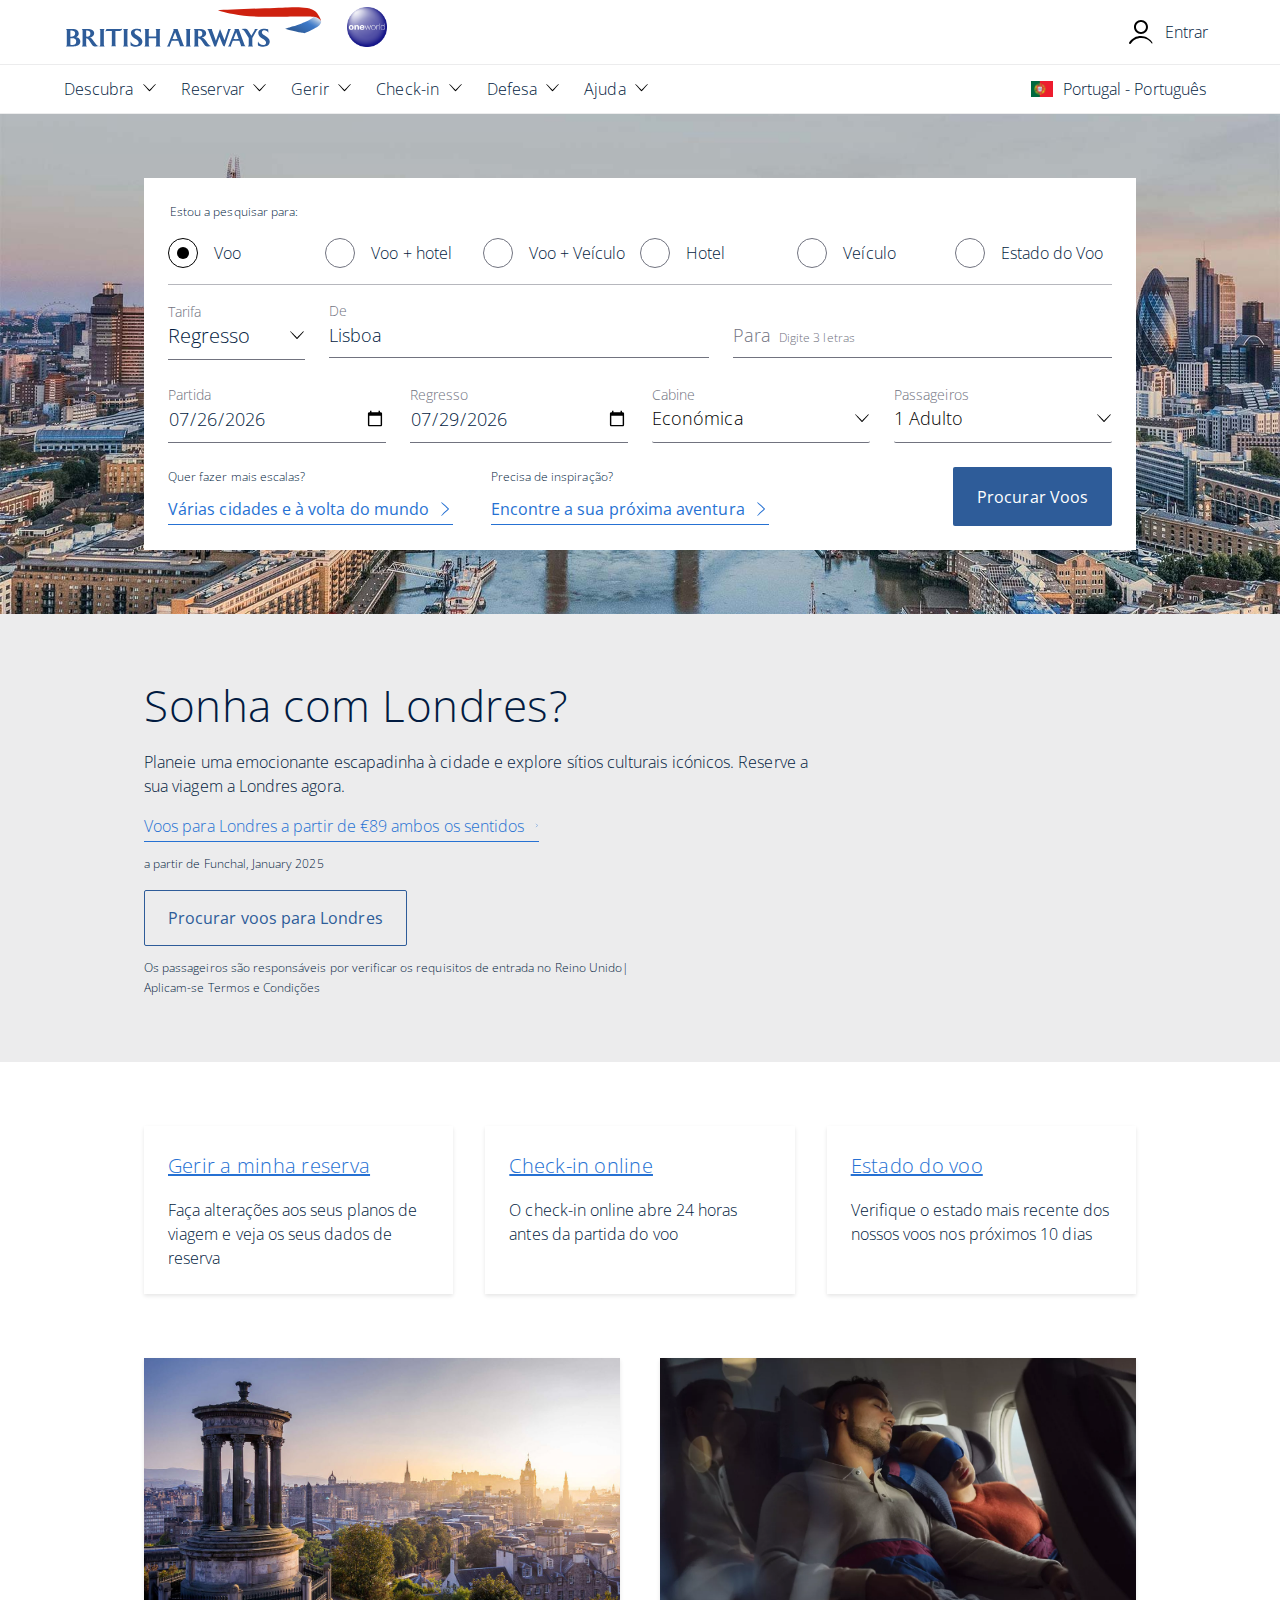
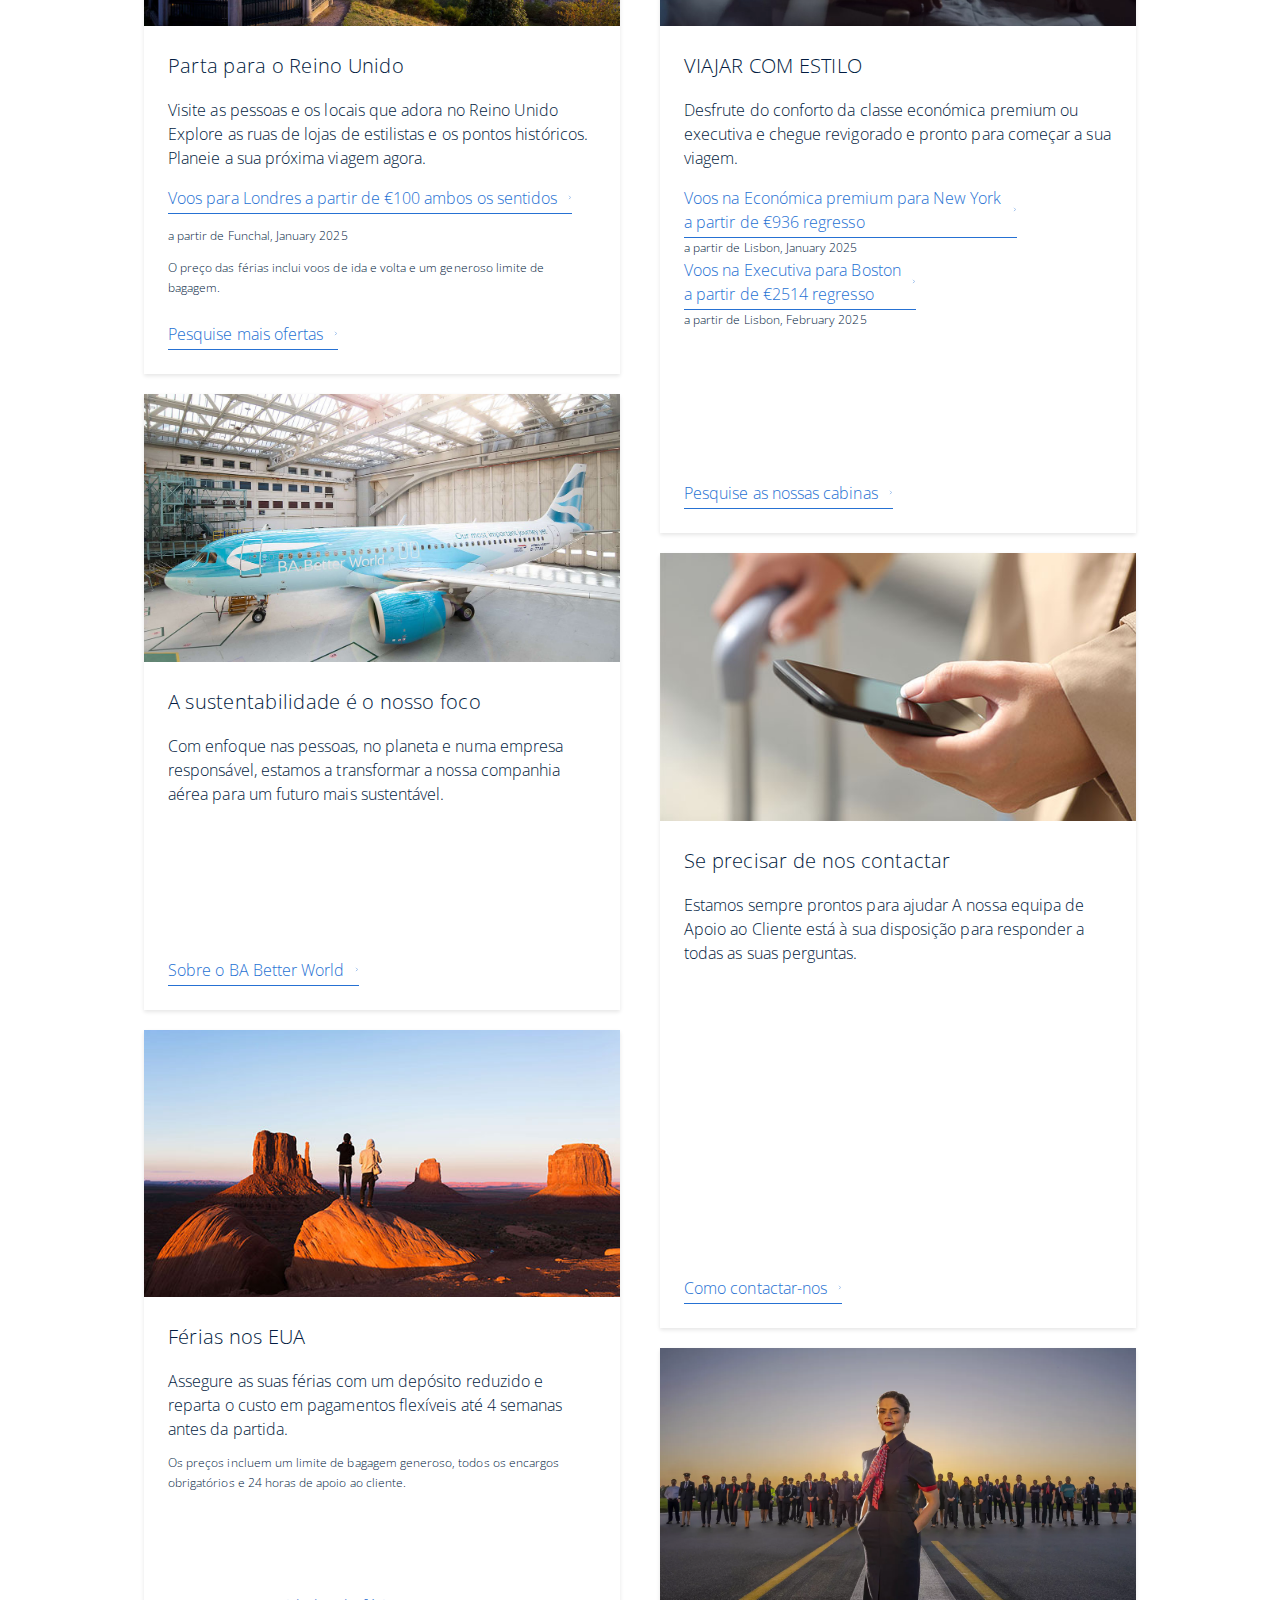
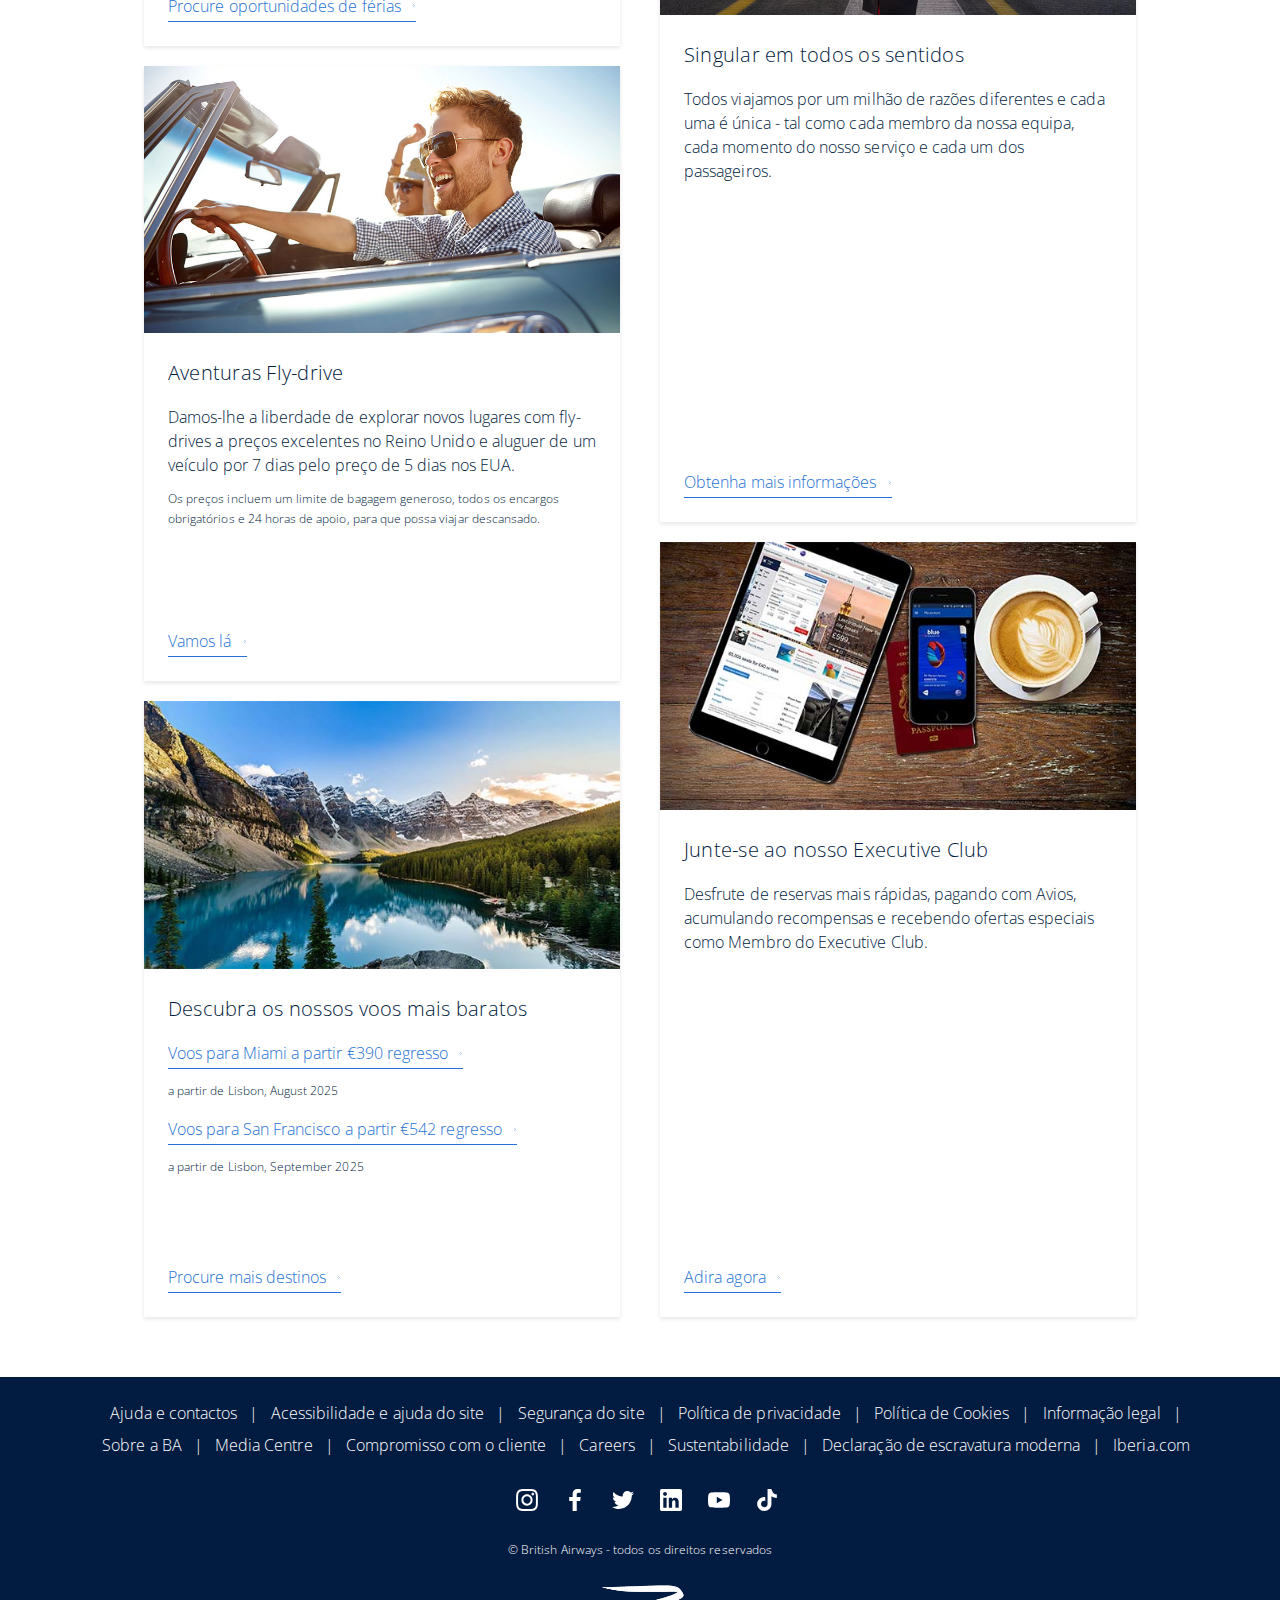
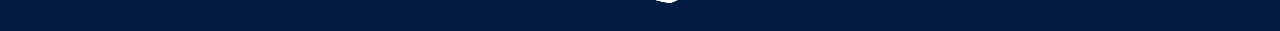
<file: index.html>
<!DOCTYPE html>
<html lang="pt">

<head>
    <meta charset="UTF-8">
    <meta name="viewport" content="width=device-width, initial-scale=1.0">
    <title>British Airways</title>
    <link rel="preconnect" href="https://fonts.googleapis.com">
    <link rel="preconnect" href="https://fonts.gstatic.com" crossorigin>
    <link href="https://fonts.googleapis.com/css2?family=Open+Sans:ital,wght@0,300..800;1,300..800&display=swap"
        rel="stylesheet">
    <link rel="stylesheet" href="styles.css">
    <link rel="icon" href="./img/iconlogo-transformed.png">
</head>

<body>
    <!-- Arrow Templates -->
    <template id="link-arrow-icon-template">
        <svg id="link-arrow-icon" viewBox="0 0 64 64" xmlns="http://www.w3.org/2000/svg" aria-hidden="true"
            focusable="false">
            <path fill-rule="evenodd" clip-rule="evenodd" fill="#2671D3"
                d="M33.522 47.3c1.136-1.116 2.224-2.278 3.338-3.417l3.26-3.491c2.164-2.337 4.267-4.73 6.4-7.093 2.076-2.42 4.188-4.805 6.233-7.25 2.047-2.445 4.082-4.9 6.038-7.431a1.004 1.004 0 00-1.466-1.36c-2.378 2.137-4.677 4.348-6.963 6.57-2.288 2.22-4.51 4.504-6.768 6.752-2.2 2.303-4.43 4.578-6.6 6.908l-3.24 3.51c-.563.639-1.131 1.272-1.697 1.907-.566-.635-1.135-1.268-1.698-1.907l-3.24-3.51c-2.16-2.34-4.38-4.625-6.597-6.91-2.238-2.268-4.475-4.537-6.77-6.752l-3.443-3.32c-1.175-1.082-2.325-2.187-3.521-3.248a1.005 1.005 0 00-1.466 1.36c.97 1.273 1.988 2.5 2.98 3.75l3.056 3.682c2.039 2.452 4.136 4.85 6.232 7.25 2.115 2.382 4.23 4.764 6.402 7.092l3.26 3.49c1.115 1.14 2.203 2.302 3.339 3.419a2.088 2.088 0 002.93 0z">
            </path>
        </svg>
    </template>
    <template id="arrow-icon-template">
        <div class="arrow-icon-container">
            <svg class="arrow-icon" viewBox="0 0 64 64" xmlns="http://www.w3.org/2000/svg" aria-hidden="true"
                focusable="false">
                <path fill-rule="evenodd" clip-rule="evenodd"
                    d="M33.522 47.3c1.136-1.116 2.224-2.278 3.338-3.417l3.26-3.491c2.164-2.337 4.267-4.73 6.4-7.093 2.076-2.42 4.188-4.805 6.233-7.25 2.047-2.445 4.082-4.9 6.038-7.431a1.004 1.004 0 00-1.466-1.36c-2.378 2.137-4.677 4.348-6.963 6.57-2.288 2.22-4.51 4.504-6.768 6.752-2.2 2.303-4.43 4.578-6.6 6.908l-3.24 3.51c-.563.639-1.131 1.272-1.697 1.907-.566-.635-1.135-1.268-1.698-1.907l-3.24-3.51c-2.16-2.34-4.38-4.625-6.597-6.91-2.238-2.268-4.475-4.537-6.77-6.752l-3.443-3.32c-1.175-1.082-2.325-2.187-3.521-3.248a1.005 1.005 0 00-1.466 1.36c.97 1.273 1.988 2.5 2.98 3.75l3.056 3.682c2.039 2.452 4.136 4.85 6.232 7.25 2.115 2.382 4.23 4.764 6.402 7.092l3.26 3.49c1.115 1.14 2.203 2.302 3.339 3.419a2.088 2.088 0 002.93 0z">
                </path>
            </svg>
        </div>
    </template>
    <!-- Arrow Templates End -->

    <header class="header" id="header">
        <!-- Header Logos -->
        <div class="header-content" id="header-content">
            <div class="header-logos" id="header_logos">
                <div class="header-logos-grid">
                    <a class="logo"><img id="header_ba_logo" src="./img/British_Airways_Logo.svg"
                            alt="British Airways Logo"></a>
                    <a class="logo mobile"><img id="header_ba_logo_mobile" src="./img/logo_mobile.jpg"
                            alt="British Airways Logo"></a>
                    <a class="logo"><img id="header_ow_logo" src="./img/oneworld_logo.png" alt="One World Logo"></a>
                </div>
            </div>
            <div class="header-controls" id="header_controls">
                <input type="checkbox" id="mobile-hamburguer" class="mobile-hamburguer">
                <div class="account-controls">
                    <a class="account-controls_control">
                        <svg width="32px" height="32px" role="img" viewBox="0 0 64 64"
                            xmlns="http://www.w3.org/2000/svg">
                            <title>Account</title>
                            <path
                                d="M53.133 54.537c.29.422.86.56 1.314.302a.998.998 0 00.38-1.363 26.621 26.621 0 00-4.099-5.466 26.18 26.18 0 00-5.45-4.22c-4.009-2.343-8.676-3.466-13.294-3.59-4.617-.04-9.364.908-13.535 3.145-4.175 2.21-7.704 5.568-10.16 9.614a1.999 1.999 0 003.406 2.098l.013-.02c2.12-3.393 5.118-6.267 8.628-8.21 3.515-1.957 7.543-2.946 11.648-3.028 4.101-.085 8.21.738 11.882 2.593 3.667 1.843 6.887 4.672 9.254 8.127l.013.018zM31.975 12c-5.502 0-9.978 4.475-9.978 9.977 0 5.501 4.476 9.977 9.978 9.977 5.501 0 9.976-4.476 9.976-9.977 0-5.502-4.475-9.977-9.976-9.977zm0 23.954c-7.707 0-13.978-6.27-13.978-13.977C17.997 14.27 24.268 8 31.975 8s13.976 6.27 13.976 13.977c0 7.707-6.269 13.977-13.976 13.977z" />
                        </svg>
                        <span id="header-span">Entrar</span>
                    </a>
                </div>
            </div>
        </div>
        <!-- Header Logos End -->

        <!-- Header Nav -->
        <nav class="nav" id="nav">
            <div class="nav-content">
                <div class="account-controls account-controls-mobile">
                    <a class="account-controls_control"> <!-- Versão mobile de entrar na conta -->
                        <svg width="32px" height="32px" role="img" viewBox="0 0 64 64"
                            xmlns="http://www.w3.org/2000/svg">
                            <title>Account</title>
                            <path
                                d="M53.133 54.537c.29.422.86.56 1.314.302a.998.998 0 00.38-1.363 26.621 26.621 0 00-4.099-5.466 26.18 26.18 0 00-5.45-4.22c-4.009-2.343-8.676-3.466-13.294-3.59-4.617-.04-9.364.908-13.535 3.145-4.175 2.21-7.704 5.568-10.16 9.614a1.999 1.999 0 003.406 2.098l.013-.02c2.12-3.393 5.118-6.267 8.628-8.21 3.515-1.957 7.543-2.946 11.648-3.028 4.101-.085 8.21.738 11.882 2.593 3.667 1.843 6.887 4.672 9.254 8.127l.013.018zM31.975 12c-5.502 0-9.978 4.475-9.978 9.977 0 5.501 4.476 9.977 9.978 9.977 5.501 0 9.976-4.476 9.976-9.977 0-5.502-4.475-9.977-9.976-9.977zm0 23.954c-7.707 0-13.978-6.27-13.978-13.977C17.997 14.27 24.268 8 31.975 8s13.976 6.27 13.976 13.977c0 7.707-6.269 13.977-13.976 13.977z" />
                        </svg>
                        <span>Entrar</span>
                    </a>
                </div>
                <div class="nav-menu">
                    <ul id="nav_list">
                        <!-- Item 1 Descubra -->
                        <li class="nav-section">
                            <div class="nav-section-wrapper">
                                <div class="nav-section-title-section">
                                    <button class="nav_button" id="nav-descubra">
                                        <span class="nav_span nav-section-title">Descubra</span>
                                    </button>
                                    <div class="nav_dropdown_container">
                                        <div class="nav_dropdown_content">
                                            <div class="grid-cols-6 nav_dropdown_grid">
                                                <div class="nav_dropdown_grid_item">
                                                    <h2>BA</h2>
                                                    <ul>
                                                        <li class="nav_text_item">
                                                            <a
                                                                href="https://www.britishairways.com/content/pt/pt/information/about-ba">Sobre
                                                                a BA</a>
                                                        </li>
                                                        <li class="nav_text_item">
                                                            <a
                                                                href="https://www.britishairways.com/content/pt/pt/information/about-ba/ba-better-world">BA
                                                                Better World</a>
                                                        </li>
                                                        <li class="nav_text_item">
                                                            <a
                                                                href="https://www.britishairways.com/content/pt/pt/information/the-ba-experience">A
                                                                experiência BA</a>
                                                        </li>
                                                        <li class="nav_text_item">
                                                            <a
                                                                href="https://www.britishairways.com/content/pt/pt/information/travel-classes">Classes
                                                                de Viagem</a>
                                                        </li>
                                                        <li class="nav_text_item">
                                                            <a
                                                                href="https://www.britishairways.com/content/pt/pt/information/about-ba/whats-new">Novidades</a>
                                                        </li>
                                                        <li class="nav_text_item">
                                                            <a href="https://www.britishairways.com/business-travel">Viagens
                                                                de
                                                                Negócios</a>
                                                        </li>
                                                        <li class="nav_text_item">
                                                            <a
                                                                href="https://www.britishairways.com/content/pt/pt/information/partners-and-alliances">Parceiros
                                                                e alianças</a>
                                                        </li>
                                                    </ul>
                                                </div>
                                                <div class="nav_dropdown_grid_item">
                                                    <h2>Executive Club</h2>
                                                    <ul>
                                                        <li class="nav_text_item"><a
                                                                href="https://www.britishairways.com/travel/EXECENROL/public/pt_pt?source=MNVEXC1join_the_executive_club&campaignCode=DISNAV">Junta-se
                                                                ao Clube</a></li>
                                                        <li class="nav_text_item"><a
                                                                href="https://www.britishairways.com/content/pt/pt/executive-club/about-the-club?source=mnvexc1about_the_executive_club">Sobre
                                                                o Club</a></li>
                                                        <li class="nav_text_item"><a
                                                                href="https://www.britishairways.com/content/pt/pt/executive-club/avios?source=mnvexc2_avios_our_club_currency">Sobre
                                                                os Avios</a></li>
                                                        <li class="nav_text_item"><a
                                                                href="https://www.britishairways.com/content/pt/pt/executive-club/avios/collecting-avios?source=mnvexc2_collecting_avios">Acumular
                                                                Avios</a></li>
                                                        <li class="nav_text_item"><a
                                                                href="https://www.britishairways.com/content/pt/pt/executive-club/avios/spending-avios?source=mnvexc2_spend_avios">Gastar
                                                                Avios</a></li>
                                                    </ul>
                                                </div>
                                                <div class="nav_dropdown_grid_item">
                                                    <h2>Voos e destinos</h2>
                                                    <ul>
                                                        <li class="nav_text_item"><a
                                                                href="https://www.britishairways.com/content/pt/pt/flights">Explore
                                                                os
                                                                nossos
                                                                destinos</a></li>
                                                        <li class="nav_text_item"><a
                                                                href="https://www.britishairways.com/content/pt/pt/flights/england/london">Voos
                                                                para Londres</a></li>
                                                        <li class="nav_text_item"><a
                                                                href="https://www.britishairways.com/content/pt/pt/flights/usa/new-york">Voos
                                                                para Nova Iorque</a></li>
                                                        <li class="nav_text_item"><a
                                                                href="https://www.britishairways.com/content/pt/pt/information/flight-information">Rotas
                                                                e
                                                                horários</a></li>
                                                        <li class="nav_text_item"><a
                                                                href="https://www.britishairways.com/content/pt/pt/information/before-you-fly">Antes
                                                                de viajar</a>
                                                        </li>
                                                        <li class="nav_text_item"><a
                                                                href="https://www.britishairways.com/pt-pt/information/baggage-essentials">Informações
                                                                sobre
                                                                bagagem</a></li>
                                                        <li class="nav_text_item"><a
                                                                href="https://www.britishairways.com/content/pt/pt/information/airport-information">Informações
                                                                do
                                                                aeroporto</a></li>
                                                    </ul>
                                                </div>
                                                <div class="nav_dropdown_grid_item">
                                                    <h2>Férias</h2>
                                                    <ul>
                                                        <li class="nav_text_item"><a
                                                                href="https://www.britishairways.com/content/pt/pt/holidays">Descubra
                                                                BA
                                                                holidays</a></li>
                                                        <li class="nav_text_item"><a
                                                                href="https://www.britishairways.com/content/pt/pt/holidays/usa/new-york">Férias
                                                                em Nova Iorque</a>
                                                        </li>
                                                        <li class="nav_text_item"><a
                                                                href="https://www.britishairways.com/content/pt/pt/holidays/england/london">Escapadinhas
                                                                em
                                                                Londres</a></li>
                                                    </ul>
                                                </div>
                                                <div class="nav_dropdown_grid_item">
                                                    <h2>Ofertas e oportunidades</h2>
                                                    <ul>
                                                        <li class="nav_text_item"><a
                                                                href="https://www.britishairways.com/content/pt/pt/flights/cheap-flights">Descubra
                                                                os nossos voos
                                                                mais baratos</a></li>
                                                    </ul>
                                                </div>
                                                <div class="nav_dropdown_grid_item">
                                                    <h2>Extras</h2>
                                                    <ul>
                                                        <li class="nav_text_item">
                                                            <a
                                                                href="https://www.britishairways.com/content/pt/pt/information/airport-information/airport-hotels">Hóteis
                                                                dos aeroportos de Londres</a>
                                                        </li>
                                                        <li class="nav_text_item">
                                                            <a
                                                                href="https://www.britishairways.com/content/pt/pt/information/before-you-fly/travel-insurance">Seguro
                                                                de viagem</a>
                                                        </li>
                                                        <li class="nav_text_item"><a
                                                                href="https://www.britishairways.com/content/pt/pt/information/travel-assistance#meet">Conheça
                                                                e assista</a>
                                                        </li>
                                                    </ul>
                                                </div>
                                            </div>
                                        </div>
                                    </div>
                                </div>
                            </div>
                        </li>
                        <!-- Item 2 Reservar -->
                        <li class="nav-section">
                            <div class="nav-section-wrapper">
                                <div class="nav-section-title-section">
                                    <button class="nav_button" id="nav-reservar">
                                        <span class="nav_span nav-section-title">Reservar</span>
                                    </button>
                                    <div class="nav_dropdown_container">
                                        <div class="nav_dropdown_content">
                                            <div class="grid-cols-5 nav_dropdown_grid">
                                                <div class="nav_dropdown_grid_item">
                                                    <h2>Voos</h2>
                                                    <ul>
                                                        <li class="nav_text_item"><a
                                                                href="https://www.britishairways.com/content/pt/pt/flights">Reservar
                                                                um voo</a>
                                                        </li>
                                                        <li class="nav_text_item"><a
                                                                href="https://www.youtube.com/watch?v=dQw4w9WgXcQ">Reservar
                                                                um voo com
                                                                Avios</a></li>
                                                    </ul>
                                                </div>
                                                <div class="nav_dropdown_grid_item">
                                                    <h2>Voos e muito mais</h2>
                                                    <ul>
                                                        <li class="nav_text_item"><a
                                                                href="https://www.britishairways.com/content/pt/pt/holidays">Voo
                                                                + hotel</a>
                                                        </li>
                                                        <li class="nav_text_item"><a
                                                                href="https://www.britishairways.com/content/pt/pt/holidays/holiday-types/fly-drive-holidays">Voo
                                                                +
                                                                Veículo</a></li>
                                                        <li class="nav_text_item"><a
                                                                href="https://www.britishairways.com/content/pt/pt/holidays/hotels">Procure
                                                                um
                                                                hotel</a></li>
                                                        <li class="nav_text_item"><a
                                                                href="https://www.britishairways.com/content/pt/pt/holidays/holiday-types/fly-drive-holidays">Alugue
                                                                um veículo</a></li>
                                                        <li class="nav_text_item"><a
                                                                href="https://www.britishairways.com/content/pt/pt/holidays/holiday-types/things-to-do">Reservar
                                                                uma
                                                                experiência</a></li>
                                                    </ul>
                                                </div>
                                            </div>
                                        </div>
                                    </div>
                                </div>
                            </div>

                        </li>
                        <!-- Item 3 Gerir -->
                        <li class="nav-section">
                            <div class="nav-section-wrapper">
                                <div class="nav-section-title-section">
                                    <button class="nav_button" id="nav_gerir">
                                        <span class="nav_span nav-section-title">Gerir</span>
                                    </button>
                                    <div class="nav_dropdown_container">
                                        <div class="nav_dropdown_content">
                                            <div class="grid-cols-3 nav_dropdown_grid" id="nav_gerir_dropdown">
                                                <div class="nav_dropdown_grid_item">
                                                    <h2><strong>A minha reserva</strong></h2>
                                                    <div class="option-container">
                                                        <label for="option-to" class="option-label-inside">Referência de
                                                            reserva</label>
                                                        <input type="text" class="schedule-input" name="option-to">
                                                    </div>
                                                    <div class="option-container">
                                                        <label for="option-to" class="option-label-inside">Sobrenome do
                                                            passageiro</label>
                                                        <input type="text" class="schedule-input" name="option-to">
                                                    </div>
                                                    <div id="double_buttons">
                                                        <div class="nav_button2">Encontrar a minha reserva</div>
                                                        <div class="nav_button2">Check-in online</div>
                                                    </div>
                                                    <ul>
                                                        <li class="nav_text_item"><a
                                                                href="https://www.britishairways.com/travel/flightstatus/public/pt_pt">Estado
                                                                do voo</a></li>
                                                        <li class="nav_text_item"><a
                                                                href="https://www.britishairways.com/content/pt/pt/information/flight-information?source=mnvinf3flight_information">Informações
                                                                de voos</a></li>
                                                    </ul>
                                                </div>
                                                <div class="nav_dropdown_grid_item">
                                                    <h2>Executive Club</h2>

                                                    <ul>
                                                        <li class="nav_text_item"><a
                                                                href="https://www.britishairways.com/travel/echome/public/pt_pt?source=MNVEXC3_my_executive_club">Iniciar
                                                                sessão ao Executive Club</a></li>
                                                        <li class="nav_text_item"><a
                                                                href="https://www.britishairways.com/travel/execenrol/public/pt_pt?source=MNVEXC1join_the_executive_club&campaignCode=MMBNAV">Junte-se
                                                                ao Clube</a></li>
                                                    </ul>

                                                </div>
                                            </div>
                                        </div>
                                    </div>
                                </div>
                            </div>
                        </li>
                        <!-- Item 4 Check-in -->
                        <li class="nav-section">
                            <div class="nav-section-wrapper">
                                <div class="nav-section-title-section">
                                    <button class="nav_button" id="nav-checkin">
                                        <span class="nav_span nav-section-title">Check-in</span>
                                    </button>
                                    <div class="nav_dropdown_container">
                                        <div class="nav_dropdown_content">
                                            <div class="grid-cols-3 nav_dropdown_grid" id="nav_checkin_dropdown">
                                                <div class="nav_dropdown_grid_item">
                                                    <h2><strong>As minhas reservas</strong></h2>
                                                    <div class="option-container">
                                                        <label for="option-to" class="option-label-inside">Referência de
                                                            reserva</label>
                                                        <input type="text" class="schedule-input" name="option-to">
                                                    </div>
                                                    <div class="option-container">
                                                        <label for="option-to" class="option-label-inside">Sobrenome do
                                                            passageiro</label>
                                                        <input type="text" class="schedule-input" name="option-to">
                                                    </div>
                                                    <div class="nav_button2">Check-in online</div>
                                                    <ul>
                                                        <li class="nav_text_item"><a
                                                                href="https://www.britishairways.com/travel/flightstatus/public/pt_pt">Estado
                                                                do voo</a></li>
                                                        <li class="nav_text_item"><a
                                                                href="https://www.britishairways.com/content/pt/pt/information/flight-information?source=mnvinf3flight_information">Informações
                                                                de voos</a></li>
                                                    </ul>
                                                </div>
                                            </div>
                                        </div>

                                    </div>
                                </div>
                            </div>
                        </li>
                        <li class="nav-section">
                            <div class="nav-section-wrapper">
                                <div class="nav-section-title-section">
                                    <button class="nav_button" id="nav-ajuda">
                                        <span class="nav_span nav-section-title">Defesa</span>
                                    </button>
                                    <div class="nav_dropdown_container">
                                        <div class="nav_dropdown_content">
                                            <div class="grid-cols-4 nav_dropdown_grid" id="nav_ajuda_dropdown">
                                                <div class="nav_dropdown_grid_item">
                                                    <h2>Elementos</h2>
                                                    <ul>
                                                        <li class="nav_text_item"><a
                                                                href="https://www.britishairways.com/content/pt/pt/information/delayed-or-cancelled-flights">Igor Carvalheira Atrasos</a></li>
                                                        <li class="nav_text_item"><a
                                                                href="https://www.britishairways.com/content/pt/pt/information/baggage-essentials/lost-and-damaged-baggage">Steffan Davies 
                                                                perdida</a></li>
                                                    </ul>
                                                </div>
                                            </div>
                                        </div>

                                    </div>
                                </div>
                            </div>
                        </li>
                        <!-- Item 5 Ajuda -->
                        <li class="nav-section">
                            <div class="nav-section-wrapper">
                                <div class="nav-section-title-section">
                                    <button class="nav_button" id="nav-ajuda">
                                        <span class="nav_span nav-section-title">Ajuda</span>
                                    </button>
                                    <div class="nav_dropdown_container">
                                        <div class="nav_dropdown_content">
                                            <div class="grid-cols-4 nav_dropdown_grid" id="nav_ajuda_dropdown">
                                                <div class="nav_dropdown_grid_item">
                                                    <h2>Reservas</h2>
                                                    <ul>
                                                        <li class="nav_text_item"><a
                                                                href="https://www.britishairways.com/content/pt/pt/information/delayed-or-cancelled-flights">Atrasos,
                                                                cancelamentos e reembolsos</a></li>
                                                        <li class="nav_text_item"><a
                                                                href="https://www.britishairways.com/content/pt/pt/information/baggage-essentials/lost-and-damaged-baggage">Bagagem
                                                                perdida</a></li>
                                                        <li class="nav_text_item"><a
                                                                href="https://www.britishairways.com/content/pt/pt/information/incident/vouchers-refunds">Vouchers</a>
                                                        </li>
                                                    </ul>
                                                </div>
                                                <div class="nav_dropdown_grid_item">
                                                    <h2>Assistência</h2>
                                                    <ul>
                                                        <li class="nav_text_item"><a
                                                                href="https://www.britishairways.com/content/pt/pt/information/help-and-contacts">Contactos
                                                                e
                                                                Perguntas Frequentes</a></li>
                                                        <li class="nav_text_item"><a
                                                                href="https://www.britishairways.com/travel/flightstatus/public/pt_pt">Estado
                                                                do voo</a></li>
                                                        <li class="nav_text_item"><a
                                                                href="https://www.britishairways.com/content/pt/pt/information/disability-assistance">Assistência
                                                                à locomoção e a pessoas portadoras de incapacidades</a>
                                                        </li>
                                                        <li class="nav_text_item"><a
                                                                href="https://www.britishairways.com/content/pt/pt/information/travel-assistance/medical-conditions-and-pregnancy">Condições
                                                                médicas e gravidez</a></li>
                                                        <li class="nav_text_item"><a
                                                                href="https://www.britishairways.com/content/pt/pt/information/travel-assistance">
                                                                Assistência em viagem
                                                            </a></li>
                                                        <li class="nav_text_item"><a
                                                                href="https://www.britishairways.com/content/pt/pt/information/checking-in-and-boarding">
                                                                Check-in e embarque
                                                            </a></li>
                                                    </ul>
                                                </div>
                                                <div class="nav_dropdown_grid_item">
                                                    <h2>Novidades de viagem</h2>
                                                    <ul>
                                                        <li class="nav_text_item"><a
                                                                href="https://www.britishairways.com/content/pt/pt/information/travel-news">Últimas
                                                                novidades de
                                                                viagem</a></li>
                                                    </ul>
                                                </div>
                                            </div>
                                        </div>

                                    </div>
                                </div>
                            </div>
                        </li>
                    </ul>
                </div>
                <a class="country-selector" id="nav_countryselector">
                    <img src="./img/pt.png" alt="Portuguese Flag">
                    <span>Portugal - Português</span>
                </a>
            </div>

        </nav>
    </header>
    <!-- Header Nav End -->
    <!-- Scheduling Travels Menu -->
    <main>
        <section id="scheduling-travels-menu">
            <div class="page-segment" id="scheduling-travels-segment">
                <div class="banner">        
                    <div class="form-legend">
                        <legend class="small-print">Estou a pesquisar para:</legend>
                    </div>
                    <div class="grid-cols-6" id="banner-radio-grid">
                        <div class="banner-radio-wrapper">
                            <input type="radio" id="schedule_fly" name="schedule_input" class="radio" checked>
                            <label for="schedule_fly">Voo</label>
                        </div>
                        <div class="banner-radio-wrapper">
                            <input type="radio" id="schedule_flyhotel" name="schedule_input" class="radio">
                            <label for="schedule_flyhotel">Voo + hotel</label>
                        </div>
                        <div class="banner-radio-wrapper">
                            <input type="radio" id="schedule_flyvehicle" name="schedule_input" class="radio">
                            <label for="schedule_flyvehicle">Voo + Veículo</label>
                        </div>
                        <div class="banner-radio-wrapper">
                            <input type="radio" id="schedule_hotel" name="schedule_input" class="radio">
                            <label for="schedule_hotel">Hotel</label>
                        </div>
                        <div class="banner-radio-wrapper">
                            <input type="radio" id="schedule_vehicle" name="schedule_input" class="radio">
                            <label for="schedule_vehicle">Veículo</label>
                        </div>
                        <div class="banner-radio-wrapper">
                            <input type="radio" id="flight_status" name="schedule_input" class="radio">
                            <label for="flight_status">Estado do Voo</label>
                        </div>
                    </div>
                    <!-- Form Options End  Teleport-->

                    <form id="schedule-form">
                        <div class="schedule-grid">
                            <div class="schedule-grid" id="return_vehicle_row" style="display: none;">
                                <div class="option-container"> <!-- This is for checking age -->
                                    <input type="checkbox" class="checkbox" name="return_vehicle" id="return_vehicle">
                                    <span for="return_vehicle">Devolver o veículo numa outra localização</span>
                                </div>
                            </div>
                            <!-- First Row -->
                            <div class="grid-cols-6 schedule-grid" id="first_row">
                                <!-- Tariff -->
                                <div class="option-container option-container-dropdown" id="tariff">
                                    <label for="option-tariff" class="option-label-top">Tarifa</label>
                                    <select class="schedule-select" id="option-tariff" name="option-tariff">
                                        <option value="return" id="option_return">Regresso</option>
                                        <option value="oneway" id="option_oneway">Só ida</option>
                                    </select>
                                </div>
                                <!-- Locations -->
                                <div class="grid-cols-2 col-span-5 schedule-grid" id="from-to">
                                    <div class="option-container">
                                        <label for="option-from" class="option-label-inside">De<span>Digite 3
                                                letras</span></label>
                                        <input type="text" class="schedule-input" id="option-from" name="option-from" value="Lisboa">
                                    </div>

                                    <div class="option-container" id="to">
                                        <label for="option-to" class="option-label-inside">Para<span>Digite 3
                                                letras</span></label>
                                        <input type="text" class="schedule-input" name="option-to">
                                    </div>
                                </div>
                                <!-- Hidden at page Load -->

                                <div class="grid-cols-1 col-span-5 schedule-grid" id="destiny" style="display: none;">
                                    <div class="option-container">
                                        <label for="option-to" class="option-label-inside">Destino<span>Digite 3
                                                letras</span></label>
                                        <input type="text" class="schedule-input" name="option-to">
                                    </div>
                                </div>
                                <!-- Hidden at page Load -->
                                <div class="grid-cols-1 col-span-5 schedule-grid" id="car-retrieval"
                                    style="display: none;">
                                    <div class="option-container">
                                        <label for="option-to" class="option-label-inside">Levantamento a partir
                                            das<span>Digite 3 letras</span></label>
                                        <input type="text" class="schedule-input" name="option-to">
                                    </div>
                                </div>
                            </div>
                            <!-- Second Row -->
                            <div class="grid-cols-4 schedule-grid" id="second_row">
                                <!-- Span 1 -->
                                <div class="option-container">
                                    <input type="date" pattern="\d{2}\/\d{2}\/\d{4}" placeholder="DD/MM/YYYY"
                                        id="departure-date" name="departure-date">
                                        <label for="departure-date" class="option-label-top" id="go_label">Partida</label>
                                </div>
                                <div class="option-container return">
                                    <input type="date" id="return-date" name="return-date">
                                    <label for="return-date" class="option-label-top" id="return_label">Regresso</label>
                                </div>
                                <div class="option-container banner-dropdown-button" id="cabin">
                                    <!-- This element creates a dropdown div with two radio buttons and a checkbox-->
                                    <label for="option-cabin" class="option-label-top">Cabine</label>
                                    <button id="cabin-button" name="option-cabin"
                                        onclick="appear_option_dropdown_container(event)"><span
                                            class="option-span-fill">Económica</span></button>
                                    <div class="option_dropdown_container">
                                        <div class="option-dropdown-grid">
                                            <p>Estou a viajar em:</p>
                                            <div class="option-radio-flex">
                                                <input type="radio" value="economic" name="cabin-type" class="radio"
                                                    checked><span>Económica</span>
                                            </div>
                                            <div class="option-radio-flex">
                                                <input type="radio" value="executive" name="cabin-type"
                                                    class="radio"><span>Executiva</span>
                                            </div>
                                            <p class="small-print">Gostaria de um bilhete flexivel?</p>
                                            <div class="option-radio-flex">
                                                <input type="checkbox" class="checkbox flexible_ticket"><span>Bilhete
                                                    flexível</span>
                                            </div>
                                        </div>
                                    </div>
                                </div>
                                <div class="option-container  banner-dropdown-button" id="passengers">
                                    <!-- This is for selecting number of people -->
                                    <label for="option-passengers" class="option-label-top">Passageiros</label>
                                    <button id="passenger-button" name="option-passengers"
                                        onclick="appear_option_dropdown_container(event)"><span
                                            class="option-span-fill">1 Adulto</span></button>
                                    <div class="option_dropdown_container">
                                        <div class="option-dropdown-grid">
                                            <div class="div_adulto">
                                                <label>Adultos</label>
                                                <p>16 anos ou mais</p>
                                                <div class="option-counter">
                                                    <div class="option-attention-symbol"></div>
                                                    <input type="text" value="1" class="contador adulto">
                                                    <button class="button-icon minus-image"
                                                        onclick="alterarValor(this, -1, event)"></button>
                                                    <button class="button-icon plus-image"
                                                        onclick="alterarValor(this, 1, event)"></button>
                                                </div>
                                                <p class="warning-1" hidden>Podem viajar até 9 clientes numa reserva.
                                                    Não estão incluídos bebés. Obtenha mais informações sobre reservas
                                                    de viagens de grupo.</p>
                                                <p class="warning-2" hidden>Não podem haver mais bebes do que adultos.
                                                </p>
                                                <p class="warning-3" hidden>Para fazer a sua reserva online, deve
                                                    existir pelo menos um adulto a viajar. Para fazer uma reserva para
                                                    jovens adultos que viajem sozinhos, contacte-nos.</p>

                                            </div>
                                            <div class="div_adolescente">
                                                <label>Jovens adultos</label>
                                                <p>12-15 anos</p>
                                                <div class="option-counter">
                                                    <div class="option-attention-symbol"></div>
                                                    <input type="text" value="0" class="contador adolescente">
                                                    <button class="button-icon minus-image"
                                                        onclick="alterarValor(this, -1, event)"></button>
                                                    <button class="button-icon plus-image"
                                                        onclick="alterarValor(this, 1, event)"></button>
                                                </div>
                                                <p class="warning-1" hidden>Podem viajar até 9 clientes numa reserva.
                                                    Não estão incluídos bebés. Obtenha mais informações sobre reservas
                                                    de viagens de grupo.</p>
                                                <p class="warning-3" hidden>0 é o número minimo.</p>

                                            </div>
                                            <div class="div_crianca">
                                                <label>Crianças</label>
                                                <p>2-11 anos</p>
                                                <div class="option-counter">
                                                    <div class="option-attention-symbol"></div>
                                                    <input type="text" value="0" class="contador crianca">
                                                    <button class="button-icon minus-image"
                                                        onclick="alterarValor(this, -1, event)"></button>
                                                    <button class="button-icon plus-image"
                                                        onclick="alterarValor(this, 1, event)"></button>
                                                </div>
                                                <p class="warning-1" hidden>Podem viajar até 9 clientes numa reserva.
                                                    Não estão incluídos bebés. Obtenha mais informações sobre reservas
                                                    de viagens de grupo.</p>
                                                <p class="warning-3" hidden>0 é o número minimo.</p>

                                            </div>
                                            <div class="div_bebe">
                                                <label>Bebés</label>
                                                <p>Menos de 2 anos</p>
                                                <div class="option-counter">
                                                    <div class="option-attention-symbol"></div>
                                                    <input type="text" value="0" class="contador bebe">
                                                    <button class="button-icon minus-image"
                                                        onclick="alterarValor(this, -1, event)"></button>
                                                    <button class="button-icon plus-image"
                                                        onclick="alterarValor(this, 1, event)"></button>
                                                </div>
                                                <p class="warning-1" hidden>Podem viajar até 9 clientes numa reserva.
                                                    Não estão incluídos bebés. Obtenha mais informações sobre reservas
                                                    de viagens de grupo.</p>
                                                <p class="warning-2" hidden>Não podem haver mais bebes do que adultos.
                                                </p>
                                                <p class="warning-3" hidden>0 é o número minimo.</p>
                                            </div>
                                        </div>
                                    </div>
                                </div>
                                <!-- Hidden at page Load -->
                                <div class="option-container" id="rooms" style="display: none;">
                                    <label for="option-tariff" class="option-label-top">Quartos</label>
                                    <select class="nrooms-select" id="option-nrooms" name="option-nrooms">
                                        <option value="oneroom">1 quarto</option>
                                        <option value="tworoom">2 quartos</option>
                                        <option value="threeroom">3 quartos</option>
                                        <option value="fourroom">4 quartos</option>
                                    </select>
                                </div>
                            </div>
                            <!-- Third Row -->
                            <!-- Hidden at page Load -->
                            <div class="grid-cols-4 schedule-grid room-container" id="third_row_1"
                                style="display: none;">

                                <div class="option-container room1 rooms banner-dropdown-button">
                                    <label for="flighthotel-option-roomoccupants-1" class="option-label-top">Quarto
                                        1</label>
                                    <button id="flighthotel-roomoccupants-button-1"
                                        name="flighthotel-option-roomoccupants-1"
                                        onclick="appear_option_dropdown_container(event)"><span
                                            class="option-span-fill">1 Adulto</span></button>
                                    <div class="option_dropdown_container">
                                        <div class="option-dropdown-grid">
                                            <div class="div_adulto">
                                                <label>Adultos</label>
                                                <p>18 anos ou mais</p>
                                                <div class="option-counter">
                                                    <div class="option-attention-symbol"></div>
                                                    <input type="text" value="1" class="contador adulto_room">
                                                    <button class="button-icon minus-image"
                                                        onclick="alterarValorQuartos(this, -1, event)"></button>
                                                    <button class="button-icon plus-image"
                                                        onclick="alterarValorQuartos(this, 1, event)"></button>
                                                </div>
                                                <p class="warning-1_room" hidden>Podem viajar até 9 clientes numa
                                                    reserva. Não estão incluídos bebés. Obtenha mais informações sobre
                                                    reservas de viagens de grupo.</p>
                                                <p class="warning-2_room" hidden>Não podem haver mais bebes do que
                                                    adultos.</p>
                                                <p class="warning-3_room" hidden>Para fazer a sua reserva online, deve
                                                    existir pelo menos um adulto a viajar. Para fazer uma reserva para
                                                    jovens adultos que viajem sozinhos, contacte-nos.</p>

                                            </div>
                                            <div class="div_crianca">
                                                <label>Crianças</label>
                                                <p>2-17 anos</p>
                                                <div class="option-counter">
                                                    <div class="option-attention-symbol"></div>
                                                    <input type="text" value="0" class="contador crianca_room">
                                                    <button class="button-icon minus-image"
                                                        onclick="alterarValorQuartos(this, -1, event)"></button>
                                                    <button class="button-icon plus-image"
                                                        onclick="alterarValorQuartos(this, 1, event)"></button>
                                                </div>
                                                <p class="warning-1_room" hidden>Podem viajar até 9 clientes numa
                                                    reserva. Não estão incluídos bebés. Obtenha mais informações sobre
                                                    reservas de viagens de grupo.</p>
                                                <p class="warning-3_room" hidden>0 é o número minimo.</p>
                                                <div class="div_criancaidade erro">
                                                </div>
                                            </div>
                                            <div class="div_bebe">
                                                <label>Bebés</label>
                                                <p>Menos de 2 anos</p>
                                                <div class="option-counter">
                                                    <div class="option-attention-symbol"></div>
                                                    <input type="text" value="0" class="contador bebe_room">
                                                    <button class="button-icon minus-image"
                                                        onclick="alterarValorQuartos(this, -1, event)"></button>
                                                    <button class="button-icon plus-image"
                                                        onclick="alterarValorQuartos(this, 1, event)"></button>
                                                </div>
                                                <p class="warning-1_room" hidden>Podem viajar até 9 clientes numa
                                                    reserva. Não estão incluídos bebés. Obtenha mais informações sobre
                                                    reservas de viagens de grupo.</p>
                                                <p class="warning-2_room" hidden>Não podem haver mais bebes do que
                                                    adultos.</p>
                                                <p class="warning-3_room" hidden>0 é o número minimo.</p>
                                            </div>
                                        </div>
                                    </div>
                                </div>

                            </div>
                            <!-- Hidden at page Load -->
                            <div class="schedule-grid" id="third_row_2" style="display: none;">
                                <div class="option-container" id="agecheck"> <!-- This is for checking age -->
                                    <input type="checkbox" class="checkbox" name="agecheck-30to70" id="agecheck-30to70"
                                        checked>
                                    <span for="agecheck-30to70">Condutor entre 30 e 70 anos </span>
                                </div>
                            </div>
                            <div class="grid-cols-3 schedule-grid" id="fourth_row_1">
                                <div class="option-container">
                                    <p>Quer fazer mais escalas?</p>
                                    <a class="option-link"
                                        href="https://www.britishairways.com/travel/book/public/pt_pt/flightSearch">
                                        <span>Várias cidades e à volta do mundo</span>
                                        <svg xmlns="http://www.w3.org/2000/svg" class="arrow-icon" viewBox="0 0 64 64">
                                            <path fill-rule="evenodd" clip-rule="evenodd"
                                                d="M47.3 30.478c-1.116-1.136-2.278-2.224-3.417-3.338l-3.491-3.26c-2.337-2.164-4.73-4.267-7.093-6.4-2.42-2.076-4.805-4.188-7.25-6.233-2.445-2.047-4.9-4.082-7.431-6.038a1.004 1.004 0 00-1.36 1.466c2.137 2.378 4.348 4.677 6.57 6.963 2.22 2.288 4.504 4.51 6.752 6.768 2.303 2.2 4.578 4.43 6.908 6.6l3.51 3.24c.639.563 1.272 1.131 1.907 1.697-.635.566-1.268 1.135-1.907 1.698l-3.51 3.24c-2.34 2.16-4.625 4.38-6.91 6.597-2.268 2.238-4.537 4.475-6.752 6.77l-3.32 3.443c-1.082 1.175-2.187 2.325-3.248 3.521a1.005 1.005 0 001.36 1.466c1.273-.97 2.5-1.988 3.75-2.98l3.682-3.056c2.452-2.039 4.85-4.136 7.25-6.232 2.382-2.115 4.764-4.23 7.092-6.402l3.49-3.26c1.14-1.115 2.302-2.203 3.419-3.339a2.088 2.088 0 000-2.93z">
                                            </path>
                                        </svg>
                                    </a>
                                </div>
                                <div class="option-container">
                                    <p>Precisa de inspiração?</p>
                                    <a class="option-link"
                                        href="https://www.britishairways.com/travel/flexible-search/public/pt_pt">
                                        <span>Encontre a sua próxima aventura</span>
                                        <svg xmlns="http://www.w3.org/2000/svg" class="arrow-icon" viewBox="0 0 64 64">
                                            <path fill-rule="evenodd" clip-rule="evenodd"
                                                d="M47.3 30.478c-1.116-1.136-2.278-2.224-3.417-3.338l-3.491-3.26c-2.337-2.164-4.73-4.267-7.093-6.4-2.42-2.076-4.805-4.188-7.25-6.233-2.445-2.047-4.9-4.082-7.431-6.038a1.004 1.004 0 00-1.36 1.466c2.137 2.378 4.348 4.677 6.57 6.963 2.22 2.288 4.504 4.51 6.752 6.768 2.303 2.2 4.578 4.43 6.908 6.6l3.51 3.24c.639.563 1.272 1.131 1.907 1.697-.635.566-1.268 1.135-1.907 1.698l-3.51 3.24c-2.34 2.16-4.625 4.38-6.91 6.597-2.268 2.238-4.537 4.475-6.752 6.77l-3.32 3.443c-1.082 1.175-2.187 2.325-3.248 3.521a1.005 1.005 0 001.36 1.466c1.273-.97 2.5-1.988 3.75-2.98l3.682-3.056c2.452-2.039 4.85-4.136 7.25-6.232 2.382-2.115 4.764-4.23 7.092-6.402l3.49-3.26c1.14-1.115 2.302-2.203 3.419-3.339a2.088 2.088 0 000-2.93z">
                                            </path>
                                        </svg>
                                    </a>
                                </div>
                                <div class="flex-row-reverse option-container">
                                    <button class="btn-primary option-submit" id="button-flight">Procurar Voos</button>
                                </div>
                            </div>
                            <div class="grid-cols-3 schedule-grid" id="fourth_row_2" style="display: none;">
                                <div class="grid-cols-2 schedule-grid col-span-2">
                                    <div class="option-container">
                                        <p>Quer viajar pelo mundo?</p>
                                        <a class="option-link"
                                            href="https://www.britishairways.com/travel/book/public/pt_pt/flightSearch">
                                            <span>Criar viagem personalizada</span>
                                            <svg xmlns="http://www.w3.org/2000/svg" class="arrow-icon"
                                                viewBox="0 0 64 64">
                                                <path fill-rule="evenodd" clip-rule="evenodd"
                                                    d="M47.3 30.478c-1.116-1.136-2.278-2.224-3.417-3.338l-3.491-3.26c-2.337-2.164-4.73-4.267-7.093-6.4-2.42-2.076-4.805-4.188-7.25-6.233-2.445-2.047-4.9-4.082-7.431-6.038a1.004 1.004 0 00-1.36 1.466c2.137 2.378 4.348 4.677 6.57 6.963 2.22 2.288 4.504 4.51 6.752 6.768 2.303 2.2 4.578 4.43 6.908 6.6l3.51 3.24c.639.563 1.272 1.131 1.907 1.697-.635.566-1.268 1.135-1.907 1.698l-3.51 3.24c-2.34 2.16-4.625 4.38-6.91 6.597-2.268 2.238-4.537 4.475-6.752 6.77l-3.32 3.443c-1.082 1.175-2.187 2.325-3.248 3.521a1.005 1.005 0 001.36 1.466c1.273-.97 2.5-1.988 3.75-2.98l3.682-3.056c2.452-2.039 4.85-4.136 7.25-6.232 2.382-2.115 4.764-4.23 7.092-6.402l3.49-3.26c1.14-1.115 2.302-2.203 3.419-3.339a2.088 2.088 0 000-2.93z">
                                                </path>
                                            </svg>
                                        </a>
                                    </div>
                                </div>
                                <div class="option-container flex-row-reverse">
                                    <button class="option-submit" id="button-hotel">Procurar Voo + hotel</button>
                                </div>
                            </div>
                            <div class="grid-cols-3 schedule-grid" id="fourth_row_3" style="display: none;">
                                <div class="grid-cols-3 col-span-2 schedule-grid">
                                    <div class=" col-span-1 schedule-grid">
                                        <div class="option-container">
                                            <p>Quer viajar pelo mundo?</p>
                                            <a class="option-link"
                                                href="https://www.britishairways.com/travel/book/public/pt_pt/flightSearch">
                                                <span>Criar viagem personalizada</span>
                                                <svg xmlns="http://www.w3.org/2000/svg" class="arrow-icon"
                                                    viewBox="0 0 64 64">
                                                    <path fill-rule="evenodd" clip-rule="evenodd"
                                                        d="M47.3 30.478c-1.116-1.136-2.278-2.224-3.417-3.338l-3.491-3.26c-2.337-2.164-4.73-4.267-7.093-6.4-2.42-2.076-4.805-4.188-7.25-6.233-2.445-2.047-4.9-4.082-7.431-6.038a1.004 1.004 0 00-1.36 1.466c2.137 2.378 4.348 4.677 6.57 6.963 2.22 2.288 4.504 4.51 6.752 6.768 2.303 2.2 4.578 4.43 6.908 6.6l3.51 3.24c.639.563 1.272 1.131 1.907 1.697-.635.566-1.268 1.135-1.907 1.698l-3.51 3.24c-2.34 2.16-4.625 4.38-6.91 6.597-2.268 2.238-4.537 4.475-6.752 6.77l-3.32 3.443c-1.082 1.175-2.187 2.325-3.248 3.521a1.005 1.005 0 001.36 1.466c1.273-.97 2.5-1.988 3.75-2.98l3.682-3.056c2.452-2.039 4.85-4.136 7.25-6.232 2.382-2.115 4.764-4.23 7.092-6.402l3.49-3.26c1.14-1.115 2.302-2.203 3.419-3.339a2.088 2.088 0 000-2.93z">
                                                    </path>
                                                </svg>
                                            </a>
                                        </div>
                                    </div>
                                    <div id="option-partnership" class="grid-cols-2 col-span-2 schedule-grid small-gap">
                                        <div class="option-container option-partners">
                                            <span>Em parceria com</span>
                                        </div>
                                        <div class="option-container option-logos" id="banner-logos">
                                            <img src="img/avis_rgb_pos.svg">
                                            <img src="img/budget-logo.svg">
                                        </div>
                                    </div>
                                </div>
                                <div class="option-container flex-row-reverse">
                                    <button class="option-submit" id="button-vehicle">Procurar voo + carro</button>
                                </div>
                            </div>
                        </div>
                    </form>
                </div>
            </div>
        </section>
        <!-- Scheduling Travels Menu End -->
        <section hidden id="fligt-status-section">
            <div class="page-segment">
                <div class="flight-status-container">
                </div>
            </div>
        </section>
        <!-- London Calling -->
        <section>
            <div class="page-segment" id="london-segment">
                <div class="block-wrapper" id="london-wrapper">
                    <div class="london-calling">
                        <h2>Sonha com Londres?</h2>
                        <p>Planeie uma emocionante escapadinha à cidade e explore sítios culturais icónicos. Reserve a
                            sua
                            viagem a Londres agora.</p>

                        <a class="topic-content-link link"
                            href="https://www.britishairways.com/travel/low-price-finder/public/pt_pt?eId=113021&oneway=false&cabin=M&destination=LGW&origin=FNC&numNights=7&region=EUK&dt=British%20Airways%20|%20Reserve%20voos,%20f%C3%A9rias,%20escapadinhas%20urbanas%20e%20fa%C3%A7a%20o%20check-in%20online&audience=travel&ban=e1a2221fc9e425ad237e44fa7933a6c5||HER|1|PRI1|1|EUR|89||HOME||||L4|LGW|FNCLGW||anonymous-inspiration|||&source=HER-POS-1-PRI1&KMtag=c&KMver=1.0&clickpage=HOMEPAGE">Voos
                            para Londres a partir de €89 ambos os sentidos</a>
                        <p class="small-print">a partir de Funchal, January 2025</p>
                        <button class="btn btn-secondary london-calling-button" id="london-flight-search">Procurar voos
                            para Londres</button>
                        <br>
                        <p class="small-print">Os passageiros são responsáveis por verificar os requisitos de
                            entrada no Reino Unido|
                            Aplicam-se Termos e Condições
                        </p>
                    </div>
                </div>
            </div>
        </section>
        <!-- London Calling End -->

        <!-- Toolbar -->
        <section>
            <div class="page-segment">
                <div class="block-wrapper" id="toolbar-wrapper">
                    <div class="grid grid-cols-3 toolbar-grid">
                        <div class="card">
                            <div class="wrapper">
                                <div class="body">
                                    <h3 class="content-summary">
                                        <a
                                            href="https://www.britishairways.com/travel/managebooking/public/pt_pt?dt=British%20Airways%20|%20Reserve%20voos,%20f%C3%A9rias,%20escapadinhas%20urbanas%20e%20fa%C3%A7a%20o%20check-in%20online&audience=travel&ban=||TTB||MMB|1||||HOME||||L4||||anonymous-inspiration|||&source=TTB-MMB&KMtag=c&KMver=1.0&clickpage=HOMEPAGE">
                                            Gerir a minha reserva</a>
                                    </h3>
                                    <p>Faça alterações aos seus planos de viagem e veja os seus dados de reserva</p>
                                </div>
                            </div>
                        </div>
                        <div class="card">
                            <div class="wrapper">
                                <div class="body">
                                    <h3 class="content-summary">
                                        <a
                                            href="https://www.britishairways.com/travel/olcilandingpageauthreq/public/pt_pt?dt=British%20Airways%20|%20Reserve%20voos,%20f%C3%A9rias,%20escapadinhas%20urbanas%20e%20fa%C3%A7a%20o%20check-in%20online&audience=travel&ban=||TTB||OLCI|1||||HOME||||L4||||anonymous-inspiration|||&source=TTB-OLCI&KMtag=c&KMver=1.0&clickpage=HOMEPAGE">
                                            Check-in online</a>
                                    </h3>
                                    <p>O check-in online abre 24 horas antes da partida do voo</p>
                                </div>
                            </div>
                        </div>
                        <div class="card">
                            <div class="wrapper">
                                <div class="body">
                                    <h3 class="content-summary">
                                        <a
                                            href="https://www.britishairways.com/travel/flightstatus/public/pt_pt/search?dt=British%20Airways%20%7C%20Reserve%20voos,%20f%C3%A9rias,%20escapadinhas%20urbanas%20e%20fa%C3%A7a%20o%20check-in%20online&audience=travel&ban=%7C%7CTTB%7C%7CRTAD%7C1%7C%7C%7C%7CHOME%7C%7C%7C%7CL4%7C%7C%7C%7Canonymous-inspiration%7C%7C%7C&source=TTB-RTAD&KMtag=c&KMver=1.0&clickpage=HOMEPAGE">
                                            Estado do voo</a>
                                    </h3>
                                    <p>Verifique o estado mais recente dos nossos voos nos próximos 10 dias</p>
                                </div>
                            </div>
                        </div>
                    </div>
                </div>
            </div>
        </section>
        <!-- Toolbar End -->

        <!-- Topics -->
        <section id="section-topic">
            <div class="page-segment" id="page-segment-topic">
                <div class="block-wrapper" id="topic-wrapper">
                    <div class="grid-cols-2 topic-grid">
                        <div class="col1"> 
                        <!-- Topic 1 (Head off to the UK)-->
                        <div class="card">
                            <div class="wrapper">
                                <div class="image-wrapper">
                                    <img src="./img/topic1.jpg" alt="Topic 1">
                                </div>
                                <div class="body">
                                    <h3 class="content-summary">Parta para o Reino Unido</h3>
                                    <p class="topic-content-paragraph">Visite as pessoas e os locais que adora no Reino
                                        Unido Explore as ruas de lojas de estilistas e os pontos históricos. Planeie a
                                        sua
                                        próxima viagem agora.</p>
                                    <a class="topic-content-link link"
                                        href="https://www.britishairways.com/travel/low-price-finder/public/pt_pt?eId=113021&oneway=true&cabin=M&destination=LGW&origin=FNC&numNights=0&region=EUK&dt=British%20Airways%20|%20Reserve%20voos,%20f%C3%A9rias,%20escapadinhas%20urbanas%20e%20fa%C3%A7a%20o%20check-in%20online&audience=travel&ban=698374288eefeb5ded07d0cb9706d73e||CAM|3|PRI1|1|EUR|83||HOME||||L4|LGW|FNCLGW||anonymous-inspiration|||&source=CAM-POS-3-PRI1&KMtag=c&KMver=1.0&clickpage=HOMEPAGE">Voos
                                        para Londres a partir de €100 ambos os sentidos</a>
                                    <p class="small-print">a partir de Funchal, January 2025</p>
                                    <p class="small-print">O preço das férias inclui voos de ida e volta e um generoso
                                        limite de bagagem.</p>
                                </div>
                                <div class="action">
                                    <a class="topic-content-link link"
                                        href="https://www.britishairways.com/content/pt/pt/flights/england/london?dt=british%20airways%20|%20reserve%20voos,%20f%c3%a9rias,%20escapadinhas%20urbanas%20e%20fa%c3%a7a%20o%20check-in%20online&audience=travel&ban=698374288eefeb5ded07d0cb9706d73e||cam|3|cta1|1||||home||||l4||||anonymous-inspiration|||&source=cam-pos-3-cta1&kmtag=c&kmver=1.0&clickpage=homepage">Pesquise
                                        mais ofertas </a>
                                </div>
                            </div>
                        </div>
                        <!-- Topic 1 (Head off to the UK) End-->

                        <!-- Topic 2 (BA Better World)-->
                        <div class="card">
                            <div class="wrapper">
                                <div class="image-wrapper">
                                    <img src="./img/topic2.jpg" alt="Topic 2">
                                </div>
                                <div class="body">
                                    <h3 class="content-summary">A sustentabilidade é o nosso foco</h3>
                                    <p class="topic-content-paragraph">Com enfoque nas pessoas, no planeta e numa
                                        empresa
                                        responsável, estamos a transformar a nossa companhia aérea para um futuro mais
                                        sustentável.</p>
                                </div>
                                <div class="action">
                                    <a class="topic-content-link link"
                                        href="https://www.britishairways.com/content/pt/pt/information/about-ba/ba-better-world?dt=british%20airways%20|%20reserve%20voos,%20f%c3%a9rias,%20escapadinhas%20urbanas%20e%20fa%c3%a7a%20o%20check-in%20online&audience=travel&ban=ba9058e85e822fe6f5a6a9f0190d2553||cam|4|cta1|1||||home||||l4||||anonymous-inspiration|||&source=cam-pos-4-cta1&kmtag=c&kmver=1.0&clickpage=homepage">Sobre
                                        o BA Better World </a>
                                </div>
                            </div>
                        </div>
                        <!-- Topic 2 (BA Better World) End-->

                        <!-- Topic 3 (Férias)-->
                        <div class="card">
                            <div class="wrapper">
                                <div class="image-wrapper">
                                    <img src="./img/topic3.jpg" alt="Topic 3">
                                </div>
                                <div class="body">
                                    <h3 class="content-summary">Férias nos EUA</h3>
                                    <p class="topic-content-paragraph">Assegure as suas férias com um depósito reduzido
                                        e
                                        reparta o custo em pagamentos flexíveis até 4 semanas antes da partida.</p>
                                    <p class="small-print">Os preços incluem um limite de bagagem generoso, todos
                                        os encargos obrigatórios e 24 horas de apoio ao cliente.</p>
                                </div>
                                <div class="action">
                                    <a class="topic-content-link link"
                                        href="https://www.britishairways.com/content/pt/pt/flights/cheap-flights?dt=british%20airways%20|%20reserve%20voos,%20f%c3%a9rias,%20escapadinhas%20urbanas%20e%20fa%c3%a7a%20o%20check-in%20online&audience=travel&ban=82bee58303e7e4a7482fe55715464630||cam|5|cta1|1||||home||||l4||||anonymous-inspiration|||&source=cam-pos-5-cta1&kmtag=c&kmver=1.0&clickpage=homepage">Procure
                                        oportunidades de férias </a>
                                </div>
                            </div>
                        </div>
                        <!-- Topic 3 (Férias) End -->

                        <!-- Topic 4 (Fly-Drive)-->
                        <div class="card">
                            <div class="wrapper">
                                <div class="image-wrapper">
                                    <img src="./img/topic4.jpg" alt="Topic 4">
                                </div>
                                <div class="body">
                                    <h3 class="content-summary">Aventuras Fly-drive</h3>
                                    <p class="topic-content-paragraph">Damos-lhe a liberdade de explorar novos lugares
                                        com
                                        fly-drives a preços excelentes no Reino Unido e aluguer de um veículo por 7 dias
                                        pelo preço de 5 dias nos EUA. </p>
                                    <p class="small-print">Os preços incluem um limite de bagagem generoso, todos
                                        os encargos obrigatórios e 24 horas de apoio, para que possa viajar
                                        descansado.</p>
                                </div>
                                <div class="action">
                                    <a class="topic-content-link link"
                                        href="https://www.britishairways.com/content/pt/pt/holidays/holiday-types/fly-drive-holidays?dt=british%20airways%20|%20reserve%20voos,%20f%c3%a9rias,%20escapadinhas%20urbanas%20e%20fa%c3%a7a%20o%20check-in%20online&audience=travel&ban=cca52d939ebf8b0858554c2f058f7500||cam|6|cta1|1||||home||||l4||||anonymous-inspiration|||&source=cam-pos-6-cta1&kmtag=c&kmver=1.0&clickpage=homepage">Vamos
                                        lá </a>
                                </div>
                            </div>
                        </div>
                        <!-- Topic 4 (Fly-Drive) End -->

                        <!-- Topic 5 (Novos Lugares)-->
                        <div class="card">
                            <div class="wrapper">
                                <div class="image-wrapper">
                                    <img src="./img/topic5.jpg" alt="Topic 5">
                                </div>
                                <div class="body">
                                    <h3 class="content-summary">Descubra os nossos voos mais baratos</h3>
                                    <a class="topic-content-link link"
                                        href="https://www.britishairways.com/travel/low-price-finder/public/pt_pt?eId=113021&oneway=true&cabin=M&destination=LGW&origin=FNC&numNights=0&region=EUK&dt=British%20Airways%20|%20Reserve%20voos,%20f%C3%A9rias,%20escapadinhas%20urbanas%20e%20fa%C3%A7a%20o%20check-in%20online&audience=travel&ban=698374288eefeb5ded07d0cb9706d73e||CAM|3|PRI1|1|EUR|83||HOME||||L4|LGW|FNCLGW||anonymous-inspiration|||&source=CAM-POS-3-PRI1&KMtag=c&KMver=1.0&clickpage=HOMEPAGE">Voos
                                        para Miami a partir €390 regresso</a>
                                    <p class="small-print">a partir de Lisbon, August 2025</p>
                                    <a class="topic-content-link link"
                                        href="https://www.britishairways.com/travel/low-price-finder/public/pt_pt?eId=113021&oneway=true&cabin=M&destination=LGW&origin=FNC&numNights=0&region=EUK&dt=British%20Airways%20|%20Reserve%20voos,%20f%C3%A9rias,%20escapadinhas%20urbanas%20e%20fa%C3%A7a%20o%20check-in%20online&audience=travel&ban=698374288eefeb5ded07d0cb9706d73e||CAM|3|PRI1|1|EUR|83||HOME||||L4|LGW|FNCLGW||anonymous-inspiration|||&source=CAM-POS-3-PRI1&KMtag=c&KMver=1.0&clickpage=HOMEPAGE">Voos
                                        para San Francisco a partir €542 regresso</a>
                                    <p class="small-print">a partir de Lisbon, September 2025</p>
                                </div>
                                <div class="action">
                                    <a class="topic-content-link link"
                                        href="https://www.britishairways.com/content/pt/pt/flights/cheap-flights?dt=british%20airways%20|%20reserve%20voos,%20f%c3%a9rias,%20escapadinhas%20urbanas%20e%20fa%c3%a7a%20o%20check-in%20online&audience=travel&ban=9122a9c96fb0ab146f5d09660921900e||cam|7|cta1|1||||home||||l4||||anonymous-inspiration|||&source=cam-pos-7-cta1&kmtag=c&kmver=1.0&clickpage=homepage">Procure
                                        mais destinos
                                    </a>
                                </div>
                            </div>
                        </div>
                        <!-- Topic 5 (Novos Lugares) End -->
                    </div>
                        <!-- Topic 6 (Económica Premium)-->
                         <div class="col2 grid-rows-4">
                        <div class="card">
                            <div class="wrapper">
                                <div class="image-wrapper">
                                    <img src="./img/topic6.jpg" alt="Topic 6">
                                </div>
                                <div class="body">
                                    <h3 class="content-summary">VIAJAR COM ESTILO</h3>
                                    <p>Desfrute do conforto da classe económica premium ou executiva e chegue revigorado
                                        e pronto para começar a sua viagem.</p>
                                    <div class="grid-cols-1">
                                        <a class="topic-content-link link"
                                            href="https://www.britishairways.com/travel/low-price-finder/public/pt_pt?eId=113021&oneway=true&cabin=M&destination=LGW&origin=FNC&numNights=0&region=EUK&dt=British%20Airways%20|%20Reserve%20voos,%20f%C3%A9rias,%20escapadinhas%20urbanas%20e%20fa%C3%A7a%20o%20check-in%20online&audience=travel&ban=698374288eefeb5ded07d0cb9706d73e||CAM|3|PRI1|1|EUR|83||HOME||||L4|LGW|FNCLGW||anonymous-inspiration|||&source=CAM-POS-3-PRI1&KMtag=c&KMver=1.0&clickpage=HOMEPAGE">Voos
                                            na Económica premium para New York<br> a partir de €936 regresso</a>
                                        <p class="small-print">a partir de Lisbon, January 2025</p>
                                        <a class="topic-content-link link"
                                            href="https://www.britishairways.com/travel/low-price-finder/public/pt_pt?eId=113021&oneway=true&cabin=M&destination=LGW&origin=FNC&numNights=0&region=EUK&dt=British%20Airways%20|%20Reserve%20voos,%20f%C3%A9rias,%20escapadinhas%20urbanas%20e%20fa%C3%A7a%20o%20check-in%20online&audience=travel&ban=698374288eefeb5ded07d0cb9706d73e||CAM|3|PRI1|1|EUR|83||HOME||||L4|LGW|FNCLGW||anonymous-inspiration|||&source=CAM-POS-3-PRI1&KMtag=c&KMver=1.0&clickpage=HOMEPAGE">Voos
                                            na Executiva para Boston<br>a partir de €2514 regresso</a>
                                        <p class="small-print">a partir de Lisbon, February 2025</p>
                                    </div>
                                </div>
                                <div class="action">
                                    <a class="topic-content-link link"
                                        href="https://www.britishairways.com/content/pt/pt/flights?saleoption=fo&cabin=w&dt=british%20airways%20|%20reserve%20voos,%20f%c3%a9rias,%20escapadinhas%20urbanas%20e%20fa%c3%a7a%20o%20check-in%20online&audience=travel&ban=ef5a55d03adee6bce6fbc09b435dfe90||cam|8|cta1|1||||home||||l4||||anonymous-inspiration|||&source=cam-pos-8-cta1&kmtag=c&kmver=1.0&clickpage=homepage">Pesquise
                                        as nossas cabinas</a>
                                </div>
                            </div>
                        </div>
                        <!-- Topic 6 (Económica Premium) End -->

                        <!-- Topic 7 (Contactar)-->
                        <div class="card">
                            <div class="wrapper">
                                <div class="image-wrapper">
                                    <img src="./img/topic7.jpg" alt="Topic 7">
                                </div>
                                <div class="body">
                                    <h3 class="content-summary">Se precisar de nos contactar</h3>
                                    <p class="topic-content-paragraph">Estamos sempre prontos para ajudar A nossa equipa
                                        de
                                        Apoio ao Cliente está à sua disposição para responder a todas as suas perguntas.
                                    </p>
                                </div>
                                <div class="action">
                                    <a class="topic-content-link link"
                                        href="https://www.britishairways.com/content/pt/pt/information/help-and-contacts?dt=british%20airways%20|%20reserve%20voos,%20f%c3%a9rias,%20escapadinhas%20urbanas%20e%20fa%c3%a7a%20o%20check-in%20online&audience=travel&ban=733c5ad2de572d462b57956ae34f840a||cam|9|cta1|1||||home||||l4||||anonymous-inspiration|||&source=cam-pos-9-cta1&kmtag=c&kmver=1.0&clickpage=homepage">Como
                                        contactar-nos </a>
                                </div>
                            </div>
                        </div>
                        <!-- Topic 7 (Contactar) End -->

                        <!-- Topic 8 (Singular)-->
                        <div class="card">
                            <div class="wrapper">
                                <div class="image-wrapper">
                                    <img src="./img/topic8.jpg" alt="Topic 8">
                                </div>
                                <div class="body">
                                    <h3 class="content-summary">Singular em todos os sentidos</h3>
                                    <p class="topic-content-paragraph">Todos viajamos por um milhão de razões diferentes
                                        e
                                        cada uma é única - tal como cada membro da nossa equipa, cada momento do nosso
                                        serviço e cada um dos passageiros.</p>
                                </div>
                                <div class="action">
                                    <a class="topic-content-link link"
                                        href="https://www.britishairways.com/content/pt/pt/information/about-ba/our-brand?dt=british%20airways%20|%20reserve%20voos,%20f%c3%a9rias,%20escapadinhas%20urbanas%20e%20fa%c3%a7a%20o%20check-in%20online&audience=travel&ban=3a8756d88eb8cabd52f906d08af94367||cam|10|cta1|1||||home||||l4||||anonymous-inspiration|||&source=cam-pos-10-cta1&kmtag=c&kmver=1.0&clickpage=homepage">Obtenha
                                        mais informações </a>
                                </div>
                            </div>
                        </div>
                        <!-- Topic 8 (Singular) End -->

                        <!-- Topic 9 (Exevutive Club)-->
                        <div class="card">
                            <div class="wrapper">
                                <div class="image-wrapper">
                                    <img src="./img/topic9.jpg" alt="Topic 9">
                                </div>
                                <div class="body">
                                    <h3 class="content-summary">Junte-se ao nosso Executive Club</h3>
                                    <p class="topic-content-paragraph">Desfrute de reservas mais rápidas, pagando com
                                        Avios,
                                        acumulando recompensas e recebendo ofertas especiais como Membro do Executive
                                        Club.
                                    </p>
                                </div>
                                <div class="action">
                                    <a class="topic-content-link link"
                                        href="https://www.britishairways.com/travel/execenrol/public/pt_pt?dt=British%20Airways%20|%20Reserve%20voos,%20f%C3%A9rias,%20escapadinhas%20urbanas%20e%20fa%C3%A7a%20o%20check-in%20online&audience=travel&ban=8c6a4ad0afd06249e58ada363c1fd5b9||CAM|11|CTA1|1||||HOME||||L4||||anonymous-inspiration|||&source=CAM-POS-11-CTA1&KMtag=c&KMver=1.0&clickpage=HOMEPAGE">Adira
                                        agora </a>
                                </div>
                            </div>
                        </div>
                        <!-- Topic 9 (Exevutive Club) End -->
                    </div>
                    </div>
                </div>
            </div>

        </section>
        <!-- Topics End -->

    </main>
    <footer>
        <!-- Footer Links -->

        <nav class="footer-links">
            <a
                href="https://www.britishairways.com/content/pt/pt/information/help-and-contacts?source=bot_help_and_contacts">Ajuda
                e contactos</a>
            <a
                href="https://www.britishairways.com/content/pt/pt/information/accessibility-site-help?source=bot_accessibility">Acessibilidade
                e ajuda do site</a>
            <a
                href="https://www.britishairways.com/content/pt/pt/information/legal/website-terms-conditions/website-security?source=bot_website-security">Segurança
                do site</a>
            <a
                href="https://www.britishairways.com/content/pt/pt/information/legal/privacy-policy?source=bot_privacy-policy">Política
                de privacidade</a>
            <a href="https://www.britishairways.com/content/pt/pt/information/legal/cookies">Política de Cookies</a>
            <a href="https://www.britishairways.com/content/pt/pt/information/legal?source=bot_legal">Informação
                legal</a>
            <a href="https://www.britishairways.com/content/pt/pt/information/about-ba?source=bot_about_ba">Sobre a
                BA</a>
            <a href="https://mediacentre.britishairways.com/">Media Centre</a>
            <a href="https://www.britishairways.com/content/pt/pt/information/legal/our-customer-commitment">Compromisso
                com o cliente</a>
            <a href="https://careers.ba.com/">Careers</a>
            <a
                href="https://www.britishairways.com/content/pt/pt/information/about-ba/ba-better-world?source=bot_corporate-responsibility">Sustentabilidade</a>
            <a href="https://www.iairgroup.com/media/biypkhys/msht-statement-2024-final-canada-uk-280624.pdf">Declaração
                de escravatura moderna</a>
            <a href="https://www.iberia.com/pt/">Iberia.com</a>
        </nav>
        <!-- Footer Links End -->
        <!-- Footer Icons -->
        <ul class="footer-icons">
            <li><a>
                    <svg width="22px" height="22px" role="img" viewBox="0 0 25 25" xmlns="http://www.w3.org/2000/svg">
                        <title>Instagram</title>
                        <path
                            d="M8.376,12.508c-0.004,-2.301 1.839,-4.17 4.116,-4.174c2.277,-0.005 4.127,1.857 4.132,4.158c0.004,2.301 -1.839,4.17 -4.117,4.174c-2.276,0.005 -4.127,-1.857 -4.131,-4.158m-2.228,0.004c0.006,3.545 2.856,6.413 6.364,6.406c3.508,-0.007 6.348,-2.886 6.341,-6.431c-0.007,-3.543 -2.857,-6.412 -6.366,-6.406c-3.507,0.007 -6.346,2.887 -6.339,6.431m11.458,-6.694c0.002,0.828 0.668,1.498 1.487,1.497c0.82,-0.002 1.483,-0.675 1.482,-1.502c-0.001,-0.828 -0.668,-1.499 -1.487,-1.497c-0.82,0.001 -1.483,0.674 -1.482,1.502m-10.086,16.865c-1.206,-0.053 -1.861,-0.255 -2.297,-0.425c-0.578,-0.226 -0.991,-0.497 -1.425,-0.932c-0.433,-0.437 -0.702,-0.853 -0.928,-1.435c-0.169,-0.442 -0.373,-1.102 -0.43,-2.321c-0.061,-1.318 -0.075,-1.713 -0.081,-5.051c-0.007,-3.336 0.005,-3.732 0.062,-5.05c0.052,-1.218 0.254,-1.881 0.421,-2.321c0.224,-0.585 0.491,-1.001 0.923,-1.44c0.432,-0.438 0.844,-0.709 1.421,-0.937c0.436,-0.173 1.09,-0.377 2.296,-0.435c1.305,-0.062 1.696,-0.076 4.998,-0.082c3.304,-0.007 3.695,0.005 5,0.063c1.205,0.053 1.861,0.255 2.297,0.425c0.578,0.226 0.991,0.496 1.424,0.933c0.434,0.437 0.703,0.851 0.929,1.436c0.17,0.439 0.373,1.101 0.43,2.319c0.062,1.318 0.076,1.713 0.082,5.05c0.006,3.338 -0.006,3.733 -0.063,5.051c-0.053,1.219 -0.253,1.881 -0.421,2.322c-0.224,0.584 -0.491,1.001 -0.923,1.439c-0.432,0.437 -0.844,0.71 -1.421,0.938c-0.436,0.172 -1.091,0.377 -2.296,0.434c-1.304,0.062 -1.695,0.077 -4.999,0.083c-3.303,0.006 -3.693,-0.006 -4.999,-0.064m-0.144,-22.596c-1.316,0.062 -2.215,0.275 -3.001,0.586c-0.813,0.321 -1.503,0.75 -2.189,1.446c-0.686,0.696 -1.108,1.394 -1.423,2.216c-0.304,0.796 -0.511,1.705 -0.569,3.036c-0.058,1.333 -0.071,1.759 -0.064,5.153c0.006,3.394 0.021,3.82 0.084,5.154c0.063,1.329 0.273,2.237 0.581,3.031c0.317,0.822 0.742,1.518 1.431,2.212c0.688,0.693 1.379,1.119 2.194,1.437c0.787,0.308 1.687,0.517 3.003,0.575c1.32,0.059 1.741,0.072 5.1,0.065c3.36,-0.006 3.782,-0.021 5.101,-0.084c1.317,-0.064 2.215,-0.277 3.001,-0.587c0.814,-0.322 1.503,-0.75 2.189,-1.446c0.686,-0.696 1.108,-1.394 1.422,-2.217c0.305,-0.795 0.512,-1.704 0.569,-3.034c0.058,-1.334 0.072,-1.76 0.065,-5.154c-0.006,-3.394 -0.021,-3.82 -0.084,-5.152c-0.062,-1.331 -0.273,-2.239 -0.581,-3.033c-0.317,-0.822 -0.742,-1.518 -1.43,-2.212c-0.689,-0.693 -1.38,-1.12 -2.194,-1.437c-0.788,-0.308 -1.687,-0.517 -3.004,-0.575c-1.32,-0.059 -1.741,-0.072 -5.101,-0.065c-3.359,0.006 -3.78,0.021 -5.1,0.085" />
                    </svg></a></li>
            <li><a><svg width="22px" height="22px" role="img" viewBox="0 0 25 25" xmlns="http://www.w3.org/2000/svg">
                        <title>Facebook</title>
                        <path
                            d="M14.474,25l-0,-11.403l3.901,0l0.584,-4.445l-4.485,-0l-0,-2.839c-0,-1.285 0.363,-2.161 2.244,-2.161l2.4,-0l-0,-3.978c-1.162,-0.121 -2.33,-0.179 -3.497,-0.174c-3.458,0 -5.827,2.071 -5.827,5.875l0,3.277l-3.912,-0l0,4.445l3.912,0l0,11.403l4.68,0Z" />
                    </svg></a></li>
            <li><a><svg width="22px" height="22px" role="img" viewBox="0 0 25 25" xmlns="http://www.w3.org/2000/svg">
                        <title>Twitter</title>
                        <path
                            d="M22.441,7.4c0.015,0.22 0.015,0.441 0.015,0.663c0,6.778 -5.16,14.594 -14.594,14.594l0,-0.004c-2.787,0.004 -5.516,-0.795 -7.862,-2.3c0.405,0.048 0.813,0.073 1.221,0.074c2.31,0.002 4.554,-0.773 6.37,-2.2c-2.194,-0.041 -4.12,-1.473 -4.792,-3.562c0.769,0.148 1.561,0.118 2.316,-0.088c-2.393,-0.484 -4.114,-2.587 -4.115,-5.028l0,-0.065c0.713,0.398 1.512,0.618 2.328,0.642c-2.254,-1.505 -2.949,-4.503 -1.588,-6.847c2.605,3.204 6.447,5.152 10.571,5.359c-0.413,-1.781 0.152,-3.648 1.484,-4.901c2.065,-1.942 5.315,-1.843 7.257,0.223c1.149,-0.227 2.25,-0.648 3.257,-1.245c-0.383,1.188 -1.184,2.196 -2.255,2.837c1.017,-0.12 2.01,-0.392 2.946,-0.807c-0.689,1.03 -1.555,1.929 -2.559,2.655Z" />
                    </svg></a></li>
            <li><a><svg width="22px" height="22px" role="img" viewBox="0 0 25 25" xmlns="http://www.w3.org/2000/svg">
                        <title>LinkedIn</title>
                        <path
                            d="M23.125,0l-21.25,0c-1.029,0 -1.875,0.846 -1.875,1.875l0,21.25c0,1.029 0.846,1.875 1.875,1.875l21.25,0c1.029,0 1.875,-0.846 1.875,-1.875l0,-21.25c0,-1.029 -0.846,-1.875 -1.875,-1.875Zm-15.625,21.25l-3.75,0l0,-11.25l3.75,0l0,11.25Zm-1.875,-13.438c-1.176,-0.033 -2.125,-1.01 -2.125,-2.186c0,-1.2 0.987,-2.188 2.188,-2.188c1.199,0 2.187,0.987 2.187,2.187c-0.02,1.216 -1.034,2.201 -2.25,2.188Zm15.625,13.437l-3.75,0l0,-5.925c0,-1.775 -0.75,-2.412 -1.725,-2.412c-1.136,0.075 -2.031,1.031 -2.031,2.17c0,0.051 0.002,0.103 0.006,0.155c-0.006,0.058 -0.006,0.116 0,0.175l0,5.837l-3.75,0l0,-11.25l3.625,0l0,1.625c0.743,-1.13 2.024,-1.794 3.375,-1.75c1.938,0 4.2,1.075 4.2,4.575l0.05,6.8Z" />
                    </svg></a></li>
            <li><a><svg width="22px" height="22px" role="img" viewBox="0 0 25 25" xmlns="http://www.w3.org/2000/svg">
                        <title>Youtube</title>
                        <path
                            d="M24.478,6.483c0.522,1.949 0.522,6.017 0.522,6.017c-0,0 -0,4.068 -0.522,6.017c-0.288,1.076 -1.135,1.923 -2.211,2.211c-1.949,0.522 -9.767,0.522 -9.767,0.522c-0,0 -7.818,0 -9.767,-0.522c-1.076,-0.288 -1.923,-1.135 -2.211,-2.211c-0.522,-1.949 -0.522,-6.017 -0.522,-6.017c-0,0 -0,-4.068 0.522,-6.017c0.288,-1.076 1.135,-1.923 2.211,-2.211c1.949,-0.522 9.767,-0.522 9.767,-0.522c-0,-0 7.818,-0 9.767,0.522c1.076,0.288 1.923,1.135 2.211,2.211Zm-14.478,9.767l6.495,-3.75l-6.495,-3.75l-0,7.5Z" />
                    </svg></a></li>
            <li><a><svg width="22px" height="22px" role="img" viewBox="0 0 25 25" xmlns="http://www.w3.org/2000/svg">
                        <title>TikTok</title>
                        <path
                            d="M 17.535 0 c 0 0.373 1.409 4.134 2.787 5.011 l 0.001 0.001 c 0.96 0.612 2.103 0.969 3.331 0.969 l 0 4.297 c -2.281 0 -4.394 -0.713 -6.119 -1.924 l 0 8.736 c 0 4.361 -3.63 7.91 -8.094 7.91 c -1.726 0 -3.324 -0.531 -4.639 -1.433 c -0.001 -0.001 -0.001 -0.001 -0.003 -0.003 c -2.086 -1.432 -3.453 -3.8 -3.453 -6.476 c 0 -4.361 3.632 -7.911 8.095 -7.911 c 0.371 0 0.733 0.031 1.091 0.077 l 0 4.39 c -0.346 -0.106 -0.71 -0.168 -1.091 -0.168 c -2.039 0 -3.697 1.622 -3.697 3.614 c 0 1.386 0.806 2.593 1.981 3.197 c 0.513 0.264 1.097 0.415 1.716 0.415 c 1.99 0 3.616 -1.548 3.689 -3.477 l 0.007 -17.225 l 4.398 0 Z" />
                    </svg></a></li>
        </ul>
        <span id="footer-legal">© British Airways - todos os direitos reservados</span>
        <div class="grid grid-cols-1 footer-logos-grid">
            <img src="./img/footerlogo.png" alt="" id="footer_ba_logo" class="footer-logos">
            <img src="./img/oneworld_logo.png" alt="" id="footer_world_logo" class="footer-logos">
        </div>
        <!-- Footer Icons -->

    </footer>
    <script src="logic.js"></script>
</body>

</html>
</file>
<file: styles.css>
* {
  -ms-margin: 0 0px;
  margin: 0px 0px;
  -webkit-appearance: none;
     -moz-appearance: none;
          appearance: none;
  color: #021b41;
  box-sizing: border-box;
  color: #021b41;
}

html {
  font-family: "Mylius Modern", "Open Sans", helvetica, arial, sans-serif;
  font-weight: 300;
  font-size: 1rem;
  line-height: 1.5;
  letter-spacing: 0.004em;
}

body {
  font-family: "Mylius Modern", "Open Sans", helvetica, arial, sans-serif;
}

.grid-cols-1 {
  grid-template-columns: repeat(1, 1fr);
}

.grid-cols-2 {
  grid-template-columns: repeat(1, 1fr);
}

.grid-cols-3 {
  grid-template-columns: repeat(1, 1fr);
}

.grid-cols-4 {
  grid-template-columns: repeat(1, 1fr);
}

.grid-cols-5 {
  grid-template-columns: repeat(1, 1fr);
}

.grid-cols-6 {
  grid-template-columns: repeat(1, 1fr);
}

.grid-cols-7 {
  grid-template-columns: repeat(1, 1fr);
}

.grid-cols-8 {
  grid-template-columns: repeat(1, 1fr);
}

.grid-cols-9 {
  grid-template-columns: repeat(1, 1fr);
}

.grid-cols-10 {
  grid-template-columns: repeat(1, 1fr);
}

.grid-cols-11 {
  grid-template-columns: repeat(1, 1fr);
}

.grid-cols-12 {
  grid-template-columns: repeat(1, 1fr);
}

@media (min-width: 1024px) {
  .grid-cols-1 {
    grid-template-columns: repeat(1, 1fr);
  }
}
@media (min-width: 1024px) {
  .grid-cols-2 {
    grid-template-columns: repeat(2, 1fr);
  }
}
@media (min-width: 1024px) {
  .grid-cols-3 {
    grid-template-columns: repeat(3, 1fr);
  }
}
@media (min-width: 1024px) {
  .grid-cols-4 {
    grid-template-columns: repeat(4, 1fr);
  }
}
@media (min-width: 1024px) {
  .grid-cols-5 {
    grid-template-columns: repeat(5, 1fr);
  }
}
@media (min-width: 1024px) {
  .grid-cols-6 {
    grid-template-columns: repeat(6, 1fr);
  }
}
@media (min-width: 1024px) {
  .grid-cols-7 {
    grid-template-columns: repeat(7, 1fr);
  }
}
@media (min-width: 1024px) {
  .grid-cols-8 {
    grid-template-columns: repeat(8, 1fr);
  }
}
@media (min-width: 1024px) {
  .grid-cols-9 {
    grid-template-columns: repeat(9, 1fr);
  }
}
@media (min-width: 1024px) {
  .grid-cols-10 {
    grid-template-columns: repeat(10, 1fr);
  }
}
@media (min-width: 1024px) {
  .grid-cols-11 {
    grid-template-columns: repeat(11, 1fr);
  }
}
@media (min-width: 1024px) {
  .grid-cols-12 {
    grid-template-columns: repeat(12, 1fr);
  }
}
.grid-rows-1 {
  grid-template-rows: repeat(1, auto);
}

.grid-rows-2 {
  grid-template-rows: repeat(2, auto);
}

.grid-rows-3 {
  grid-template-rows: repeat(3, auto);
}

.grid-rows-4 {
  grid-template-rows: repeat(4, auto);
}

.grid-rows-5 {
  grid-template-rows: repeat(5, auto);
}

.grid-rows-6 {
  grid-template-rows: repeat(6, auto);
}

.grid-rows-7 {
  grid-template-rows: repeat(7, auto);
}

.grid-rows-8 {
  grid-template-rows: repeat(8, auto);
}

.grid-rows-9 {
  grid-template-rows: repeat(9, auto);
}

.grid-rows-10 {
  grid-template-rows: repeat(10, auto);
}

.grid-rows-11 {
  grid-template-rows: repeat(11, auto);
}

.grid-rows-12 {
  grid-template-rows: repeat(12, auto);
}

.col-span-1 {
  grid-column: span 1;
}

.col-span-2 {
  grid-column: span 2;
}

.col-span-3 {
  grid-column: span 3;
}

.col-span-4 {
  grid-column: span 4;
}

.col-span-5 {
  grid-column: span 5;
}

.col-span-6 {
  grid-column: span 6;
}

.col-span-7 {
  grid-column: span 7;
}

.col-span-8 {
  grid-column: span 8;
}

.col-span-9 {
  grid-column: span 9;
}

.col-span-10 {
  grid-column: span 10;
}

.col-span-11 {
  grid-column: span 11;
}

.col-span-12 {
  grid-column: span 12;
}

.col1 {
  display: grid;
  grid-template-rows: repeat(5, 1fr);
  row-gap: 20px;
}

.col2 {
  display: grid;
  grid-template-rows: repeat(4, 1fr);
  row-gap: 20px;
}

.row-span-1 {
  grid-row: span 1;
}

.row-span-2 {
  grid-row: span 2;
}

.row-span-3 {
  grid-row: span 3;
}

.row-span-4 {
  grid-row: span 4;
}

.row-span-5 {
  grid-row: span 5;
}

.row-span-6 {
  grid-row: span 6;
}

.row-span-7 {
  grid-row: span 7;
}

.row-span-8 {
  grid-row: span 8;
}

.row-span-9 {
  grid-row: span 9;
}

.row-span-10 {
  grid-row: span 10;
}

.row-span-11 {
  grid-row: span 11;
}

.row-span-12 {
  grid-row: span 12;
}

.grid {
  display: grid;
  gap: 8px;
  height: -moz-fit-content;
  height: fit-content;
}

p, ul, ol {
  font-family: "Mylius Modern", "Open Sans", helvetica, arial, sans-serif;
  font-weight: 300;
  font-size: 1rem;
  line-height: 1.5;
  letter-spacing: 0.004em;
}

p, ol {
  max-width: 75ch;
}

a {
  transition: color 0.2s cubic-bezier(0.645, 0.045, 0.355, 1);
  color: #2671d3;
}

h2 {
  font-family: "Mylius Modern", "Open Sans", helvetica, arial, sans-serif;
  font-weight: 300;
  font-size: 2.25rem;
  line-height: 1.33;
  letter-spacing: 0.012em;
  max-width: none;
}
@media (min-width: 1024px) {
  h2 {
    font-size: 2.75rem;
    line-height: 1.27;
  }
}

.link {
  display: flex;
  flex-direction: row;
  justify-content: flex-start;
  align-items: center;
  width: -moz-fit-content;
  width: fit-content;
  -ms-flex-align: center;
  color: #2671d3;
  transition: color 0.4s cubic-bezier(0.645, 0.045, 0.355, 1);
  position: relative;
  text-decoration: none;
  padding-bottom: 4px;
  box-shadow: currentcolor 0px -1px inset;
}

:root {
  gap: 8px;
  --segment-padding-top: 32px;
  --segment-padding-bottom: 32px;
  --segment-page-margin: 32px;
}

@media (min-width: 640px) {
  :root {
    --segment-padding-top: 64px;
    --segment-padding-bottom: 64px;
    --segment-page-margin: 96px;
  }
}
@media (min-width: 800px) {
  :root {
    --segment-page-margin: 128px;
  }
}
@media (min-width: 1024px) {
  :root {
    --segment-page-margin: 0px;
  }
}
.page-segment {
  display: grid;
  grid-template-columns: [full-start] minmax(var(--segment-page-margin), 1fr) [content-start] minmax(0, 992px) [content-end] minmax(var(--segment-page-margin), 1fr) [full-end];
  padding: var(--segment-padding-top) 0 var(--segment-padding-bottom);
  background-color: white;
  color: #021b41;
}
.page-segment > * {
  grid-column: content;
}
.page-segment#page-segment-topic {
  padding-top: 0px;
  padding-bottom: 0px;
}

.content-summary {
  font-family: Mylius Modern, Open Sans, helvetica, arial, sans-serif;
  font-weight: 300;
  font-size: 1.25rem;
  line-height: 1.6;
  letter-spacing: 0.012em;
}

.small-print {
  font-family: "Mylius Modern", "Open Sans", helvetica, arial, sans-serif;
  font-weight: 300;
  font-size: 0.75rem;
  line-height: 1.67;
  letter-spacing: 0.004em;
}

button {
  background-color: white;
  color: #021b41;
  border: none;
  padding: 16px 24px;
  font-family: "Mylius Modern", "Open Sans", helvetica, arial, sans-serif;
  font-size: 1rem;
  line-height: 1.5;
  cursor: pointer;
  text-align: center;
  transition: background-color 0.4s, color 0.4s;
  font-weight: 400;
  letter-spacing: 0.004em;
  cursor: pointer;
  border-radius: 2px;
  width: 100%;
  text-wrap: balance;
  transition: background-color 0.4s cubic-bezier(0.645, 0.045, 0.355, 1), color 0.4s cubic-bezier(0.645, 0.045, 0.355, 1);
}
button.btn {
  width: 100%;
}
button.btn-primary {
  background-color: #2e5c99;
  color: white;
}
button.btn-primary:hover {
  background-color: #2671d3;
  color: white;
}
button.btn-secondary {
  background-color: transparent;
  color: #2e5c99;
  border-color: #2e5c99;
  border-width: 1px;
  border-style: solid;
  padding-top: 15px;
  padding-right: 23px;
  padding-bottom: 15px;
  padding-left: 23px;
}

.card {
  display: block;
  height: 100%;
}

.body {
  padding: 24px;
}
.body > * + * {
  margin-top: 1em;
}

.action {
  padding: 0px 24px 24px;
  margin-top: auto;
}

img {
  display: block;
  position: absolute;
  inset: 0px;
  width: auto;
  height: 100%;
  -o-object-fit: inherit;
     object-fit: inherit;
  opacity: 1;
  -o-object-position: inherit;
     object-position: inherit;
}

.wrapper {
  background-color: rgb(255, 255, 255);
  color: rgb(2, 27, 65);
  box-shadow: rgba(0, 0, 0, 0.1) 0px 2px 4px;
  display: flex;
  flex-direction: column;
  height: 100%;
}

.image-wrapper {
  position: relative;
  padding-top: 56.25%;
  -o-object-fit: contain;
     object-fit: contain;
  overflow: hidden;
  height: -moz-fit-content;
  height: fit-content;
}

.header {
  border-bottom: 1px solid #ECECED;
  background: rgb(255, 255, 255);
  position: relative;
}
.header.header-full {
  position: fixed;
  width: 100vw;
  height: 100vh;
  overflow: scroll;
  z-index: 1;
}
.header .header-content {
  display: flex;
  flex-wrap: wrap;
  align-items: center;
  justify-content: space-between;
  height: 64px;
  max-width: 1200px;
  margin: 0px auto;
  padding: 0px 24px;
  position: relative;
}

.header-controls {
  display: flex;
  align-items: center;
}
.header-controls > button {
  display: none;
  height: 48px;
  width: 48px;
  display: flex;
  justify-content: center;
  align-items: center;
  cursor: pointer;
  -webkit-appearance: none;
     -moz-appearance: none;
          appearance: none;
  background: none;
  border: 0px;
}

.mobile-hamburguer {
  position: static;
  width: 28px;
  height: 28px;
  background-image: url("img/hamburguer.png");
  background-repeat: no-repeat;
  background-size: cover;
}

.account-controls {
  display: none;
  margin-left: 16px;
}

.account-controls-mobile {
  margin-left: 0px;
  padding: 24px 0;
  display: block;
  border-bottom: 1px solid #ECECED;
}

.account-controls_control {
  display: flex;
  align-items: center;
  color: rgb(2, 27, 65);
  text-decoration: none;
}
.account-controls_control > * {
  margin-right: 8px;
}

.header-logos {
  display: block;
}

.header-logos-grid {
  display: grid;
  gap: 24px;
  grid-template-columns: repeat(auto-fit, [col-start] minmax(0px, min-content) [col-end]);
  max-width: calc(-144px + 100vw);
}
.header-logos-grid a:nth-child(1) img {
  position: static;
  width: 259px;
  height: 40px;
}
.header-logos-grid a:nth-child(2) img {
  position: static;
  width: 91px;
  height: 50px;
}
.header-logos-grid a:nth-child(3) img {
  position: static;
  width: 40px;
  height: 40px;
}

.logo {
  display: none;
  height: 50px;
}
.logo.mobile {
  display: block;
  width: 91px;
  height: 50px;
}

.nav {
  display: none;
  border-top: 1px solid #ECECED;
  position: relative;
  opacity: 0;
  visibility: hidden;
  width: 100vw;
  transition: opacity 300ms ease-in-out;
  z-index: 1;
  flex-direction: column;
}
.nav.is-open {
  opacity: 1;
  display: block;
  visibility: visible;
}

.nav-content {
  max-width: 1200px;
  margin: 0 auto;
  padding: 0 24px;
  display: flex;
  flex-direction: column;
  height: calc(100vh - 55px);
  background: white;
  z-index: 100;
}

.nav-menu {
  display: flex;
}

.country-selector {
  display: flex;
  align-items: center;
  text-decoration: none;
  color: rgb(2, 27, 65);
  margin-top: 24px;
  position: relative;
  width: -moz-fit-content;
  width: fit-content;
}
.country-selector img {
  position: static;
  width: 22px;
}
.country-selector > * {
  margin-right: 10px;
}

.nav-section {
  border-bottom: 1px solid rgb(236, 236, 237);
  display: flex;
}

.nav-section-wrapper {
  width: 100%;
}

.nav-section-title-section {
  padding: 20px 0px;
}
.nav-section-title-section:first-of-type {
  padding-left: 0px;
}

.nav-section-title-wrapper {
  display: flex;
  justify-content: space-between;
  align-items: center;
  position: relative;
  cursor: pointer;
}

.nav-section-title {
  white-space: nowrap;
  font-family: "Mylius Modern", "Open Sans", helvetica, arial, sans-serif;
  font-weight: 300;
  font-size: 1rem;
  line-height: 1.75;
  letter-spacing: 0.012em;
  color: rgb(2, 27, 65);
  margin: 0px;
  display: block;
  text-decoration: none;
  -webkit-appearance: none;
     -moz-appearance: none;
          appearance: none;
  border: 0px;
  background: none;
  cursor: pointer;
  padding: 0px;
}

#nav_list {
  padding: 0px 0px;
  display: flex;
  flex-direction: column;
  list-style: none;
  width: 100%;
}

.nav_button:hover::after {
  width: 80%;
  right: auto;
}

.nav_button span {
  font-size: 1rem;
  font-weight: 300px;
  font-family: "Mylius Modern", "Open Sans", helvetica, arial, sans-serif;
}

.arrow-icon {
  width: 15px;
  height: 15px;
}

#link-arrow-icon {
  width: 15px;
  height: 15px;
  padding-top: 10px;
  transform: rotate(270deg);
}

.nav_dropdown_grid {
  grid-template-columns: 1fr;
}

.nav_button {
  display: flex;
  flex-direction: row;
  justify-content: space-between;
  align-items: center;
  position: relative;
  width: 100%;
  height: 48px;
  padding: 0px 12px;
  background-color: white;
  border: none;
}
.nav_button:active .arrow-icon {
  transform: rotate(180deg);
  transform-origin: center;
  transition-duration: 0.25s;
  cursor: pointer;
}
.nav_button:not(:active) .arrow-icon {
  transform: rotate(0deg);
  transition-duration: 0.25s;
}
.nav_button:first-of-type {
  padding-left: 0px;
}
.nav_button .arrow-icon-container {
  padding-left: 8px;
}

.nav_dropdown_container {
  display: none;
  visibility: hidden;
  position: relative;
  transition: opacity 1s;
  opacity: 0;
  left: 0;
  color: #021b41;
  background-color: white;
  width: 100%;
  z-index: 1000;
}
.nav_dropdown_container.is-open {
  opacity: 1;
  display: block;
  visibility: visible;
}
.nav_dropdown_container:hover {
  display: block;
  opacity: 1;
  visibility: visible;
  opacity: 1;
}
.nav_dropdown_container .nav_dropdown_content {
  max-width: 1200px;
  margin: 0px auto;
}
.nav_dropdown_container .nav_dropdown_grid {
  gap: 24px;
  margin: 0 auto;
  display: grid;
  background-color: white;
  grid-template-rows: 1fr;
  gap: 40px;
}
.nav_dropdown_container .nav_dropdown_grid .nav_dropdown_grid_item {
  text-align: left;
}
.nav_dropdown_container .nav_dropdown_grid .nav_dropdown_grid_item h2 {
  margin: 0px;
  font-family: "Mylius Modern", "Open Sans", helvetica, arial, sans-serif;
  font-weight: 300;
  font-size: 1rem;
  line-height: 1.75;
  letter-spacing: 0.012em;
}
.nav_dropdown_container .nav_dropdown_grid .nav_dropdown_grid_item a {
  display: block;
  color: #2671d3;
  text-decoration: none;
  font-family: "Mylius Modern", "Open Sans", helvetica, arial, sans-serif;
  font-weight: 300;
  font-size: 1rem;
  line-height: 1.5;
  letter-spacing: 0.004em;
  padding-top: 8px;
}
.nav_dropdown_container .nav_dropdown_grid .nav_dropdown_grid_item ul {
  list-style-type: none;
  padding-left: 0;
}

#nav_countryselector {
  display: flex;
  align-items: center;
  position: relative;
}

#nav_countryselector::after {
  content: "";
  position: absolute;
  bottom: 0;
  right: 0;
  width: 0px;
  height: 4px;
  background: #2e5c99;
  transition: width 0.5s ease, right 0.5s ease;
}

#nav_countryselector:hover::after {
  width: 100%;
  right: auto;
  left: 0;
}

#nav_countryselector img {
  width: 22px;
  height: 16px;
  margin-right: 10px;
  -o-object-fit: cover;
     object-fit: cover;
}

#nav_text_title {
  color: #021b41;
}

.nav_button2 {
  margin: 25px 0px;
  width: -moz-fit-content;
  width: fit-content;
  height: -moz-fit-content;
  height: fit-content;
  background-color: #2e5c99;
  color: white;
  font-family: "Mylius Modern", "Open Sans", helvetica, arial, sans-serif;
  font-weight: 400;
  font-size: 1rem;
  line-height: 1.5;
  letter-spacing: 0.004em;
  cursor: pointer;
  border: none;
  border-radius: 2px;
  text-wrap: balance;
  text-align: center;
  padding: 16px 24px;
  transition: background-color 0.4s cubic-bezier(0.645, 0.045, 0.355, 1), color 0.4s cubic-bezier(0.645, 0.045, 0.355, 1);
  align-self: end;
}
.nav_button2:hover {
  background-color: rgb(38, 113, 211);
  color: white;
}

#double_buttons {
  display: grid;
  grid-template-columns: repeat(2, 1fr);
  -moz-column-gap: 20px;
       column-gap: 20px;
  padding: 20px 0;
}

#banner-radio-grid {
  display: grid;
  row-gap: 24px;
  grid-template-columns: minmax(0, 1fr);
  border-bottom: 1px solid #b6b7bd;
  margin-bottom: 16px;
  padding-bottom: 16px;
}

#scheduling-travels-segment {
  background-image: url(./img/hero.jpg);
  background-size: cover;
  background-position: center;
}

.form-legend {
  margin-bottom: 16px;
}

.flight-status-container {
  padding: 32px;
}

.flight-status {
  font-family: "Mylius Modern", "Open Sans", helvetica, arial, sans-serif;
  background-color: rgba(255, 255, 255, 0.9);
  box-sizing: border-box;
  max-width: 800px;
  padding: 20px 30px;
  margin: auto;
  margin-bottom: 24px;
  border-radius: 10px;
  box-shadow: 0 2px 10px rgba(0, 0, 0, 0.2);
}
.flight-status p {
  font-size: 22px;
  color: #021b41;
  font-weight: bold;
  margin: 8px 0;
}
.flight-status span {
  font-size: 26px;
  color: #2671d3;
  font-weight: normal;
}

.banner {
  background-color: white;
  box-sizing: border-box;
  padding: 24px;
}
.banner form fieldset {
  padding: 0px 0px;
  border: 0;
  margin-left: 2px;
}
.banner form fieldset legend {
  font-size: 0.75rem;
  padding: 0px 2px;
  margin-bottom: 17px;
  line-height: 1.67;
}

#scheduling-wrapper {
  background-image: url("./img/hero.jpg");
  background-size: cover;
  background-repeat: no-repeat;
  background-position: top center;
  padding: 64px 0px;
}

#banner-radio-group {
  display: grid;
  grid-template-columns: repeat(6, minmax(0, 1fr));
  align-items: center;
  flex-direction: row;
  flex-wrap: wrap;
  padding-bottom: 16px;
  margin-bottom: 16px;
  border-bottom: 1px solid #b6b7bd;
}

.banner-radio-wrapper {
  display: flex;
  width: 1fr;
  align-items: center;
}

.radio {
  -webkit-appearance: none;
  -moz-appearance: none;
  appearance: none;
  width: 30px;
  height: 30px;
  margin-right: 16px;
  border: 1px solid rgb(113, 115, 127);
  border-radius: 50%;
  cursor: pointer;
  position: relative;
}
.radio:checked {
  border-color: black;
}
.radio:checked::before {
  content: "";
  width: 12px;
  height: 12px;
  background-color: black;
  border-radius: 50%;
  position: absolute;
  top: 50%;
  left: 50%;
  transform: translate(-50%, -50%);
}

.checkbox {
  border: 1px solid #71737f;
  width: 28px;
  height: 28px;
  margin-right: 16px;
  box-shadow: 0 2px 4px #ECECED;
  cursor: pointer;
  vertical-align: bottom;
  -webkit-appearance: none;
  -moz-appearance: none;
  appearance: none;
  perspective: 1000;
  backface-visibility: hidden;
  position: relative;
}
.checkbox:checked::before {
  content: "";
  pointer-events: none;
  display: inline-block;
  width: 28px;
  height: 28px;
  transition: background 0.4s cubic-bezier(0.645, 0.045, 0.355, 1), border 0.4s cubic-bezier(0.645, 0.045, 0.355, 1);
  border: 1px solid #71737f;
  border-radius: 2px;
  background: white;
  background-repeat: no-repeat;
  background-position: center;
  border-color: #021b41;
  background-color: #021b41;
}
.checkbox:checked::after {
  content: "";
  width: 13px;
  pointer-events: none;
  display: inline-block;
  position: absolute;
  top: 8px;
  left: 8px;
  height: 13px;
  transition: width 0.8s cubic-bezier(0.645, 0.045, 0.355, 1);
  background-image: url("data:image/svg+xml;utf8,%3Csvg width='13' height='13' xmlns='http://www.w3.org/2000/svg'%3E%3Cpath d='M12.518.9a.636.636 0 0 0-.905.086L4.48 9.73 2.774 7.141a1.095 1.095 0 0 0-1.534-.308 1.138 1.138 0 0 0-.303 1.561l2.53 3.837.024.037a1.069 1.069 0 0 0 1.77.023l7.37-10.506A.664.664 0 0 0 12.518.9' fill='%23FFF' fill-rule='evenodd'/%3E%3C/svg%3E");
  overflow: hidden;
}
.checkbox:not(:checked)::before {
  content: "";
  background: transparent;
  background-repeat: no-repeat;
  background-position: center;
  border-color: transparent;
  background-color: transparent;
}
.checkbox:not(:checked)::after {
  content: "";
  width: 0px;
}

#scheduling-travels-menu h2 {
  font-size: 2.75rem;
  font-weight: 300;
  line-height: 1.27;
  letter-spacing: 0.012em;
}

.banner-search-button {
  background-color: #2e5c99;
  color: white;
  border: none;
  padding: 16px 24px;
  font-family: "Mylius Modern", "Open Sans", helvetica, arial, sans-serif;
  font-size: 1rem;
  line-height: 1.5;
  cursor: pointer;
  text-align: center;
  transition: background-color 0.4s, color 0.4s;
  width: 250px;
  height: 50px;
  border-radius: 2px;
  border-radius: 2.5px;
}

.schedule-grid {
  display: grid;
  row-gap: 24px;
  max-width: 944px;
}
.schedule-grid .schedule-select {
  padding: 20px 20px 8px 0px;
  display: block;
  position: relative;
  background-image: url("data:image/svg+xml;charset=utf8,%3Csvg width='16' height='16' viewBox='0 0 64 64' xmlns='http://www.w3.org/2000/svg'%3E%3Cpath fill-rule='evenodd' clip-rule='evenodd' d='M33.522 47.3c1.136-1.116 2.224-2.278 3.338-3.417l3.26-3.491c2.164-2.337 4.267-4.73 6.4-7.093 2.076-2.42 4.188-4.805 6.233-7.25 2.047-2.445 4.082-4.9 6.038-7.431a1.004 1.004 0 00-1.466-1.36c-2.378 2.137-4.677 4.348-6.963 6.57-2.288 2.22-4.51 4.504-6.768 6.752-2.2 2.303-4.43 4.578-6.6 6.908l-3.24 3.51c-.563.639-1.131 1.272-1.697 1.907-.566-.635-1.135-1.268-1.698-1.907l-3.24-3.51c-2.16-2.34-4.38-4.625-6.597-6.91-2.238-2.268-4.475-4.537-6.77-6.752l-3.443-3.32c-1.175-1.082-2.325-2.187-3.521-3.248a1.005 1.005 0 00-1.466 1.36c.97 1.273 1.988 2.5 2.98 3.75l3.056 3.682c2.039 2.452 4.136 4.85 6.232 7.25 2.115 2.382 4.23 4.764 6.402 7.092l3.26 3.49c1.115 1.14 2.203 2.302 3.339 3.419a2.088 2.088 0 002.93 0z'/%3E%3C/svg%3E");
  background-repeat: no-repeat;
  background-position: top 26px right 0;
}
.schedule-grid .nrooms-select {
  padding: 20px 20px 8px 0px;
  display: block;
  position: relative;
  background-image: url("data:image/svg+xml;charset=utf8,%3Csvg width='16' height='16' viewBox='0 0 64 64' xmlns='http://www.w3.org/2000/svg'%3E%3Cpath fill-rule='evenodd' clip-rule='evenodd' d='M33.522 47.3c1.136-1.116 2.224-2.278 3.338-3.417l3.26-3.491c2.164-2.337 4.267-4.73 6.4-7.093 2.076-2.42 4.188-4.805 6.233-7.25 2.047-2.445 4.082-4.9 6.038-7.431a1.004 1.004 0 00-1.466-1.36c-2.378 2.137-4.677 4.348-6.963 6.57-2.288 2.22-4.51 4.504-6.768 6.752-2.2 2.303-4.43 4.578-6.6 6.908l-3.24 3.51c-.563.639-1.131 1.272-1.697 1.907-.566-.635-1.135-1.268-1.698-1.907l-3.24-3.51c-2.16-2.34-4.38-4.625-6.597-6.91-2.238-2.268-4.475-4.537-6.77-6.752l-3.443-3.32c-1.175-1.082-2.325-2.187-3.521-3.248a1.005 1.005 0 00-1.466 1.36c.97 1.273 1.988 2.5 2.98 3.75l3.056 3.682c2.039 2.452 4.136 4.85 6.232 7.25 2.115 2.382 4.23 4.764 6.402 7.092l3.26 3.49c1.115 1.14 2.203 2.302 3.339 3.419a2.088 2.088 0 002.93 0z'/%3E%3C/svg%3E");
  background-repeat: no-repeat;
  background-position: top 26px right 0;
}
.schedule-grid .small-gap {
  -moz-column-gap: 8px;
       column-gap: 8px;
  align-items: center;
}

.option-container {
  display: flex;
  flex-direction: column;
  box-sizing: border-box;
  position: relative;
}
.option-container p {
  font-family: "Mylius Modern", "Open Sans", helvetica, arial, sans-serif;
  font-weight: 300;
  font-size: 0.75rem;
  line-height: 1.67;
  letter-spacing: 0.004em;
  max-width: 75ch;
}
.option-container select, .option-container input:not(.checkbox), .option-container button {
  width: 100%;
  position: relative;
  border: none;
  border-bottom: 1px solid #71737f;
}
.option-container select {
  position: relative;
  width: 100%;
  padding: 20px 20px 8px 0;
  transition: all 0.2s cubic-bezier(0.645, 0.045, 0.355, 1);
  border: 0;
  border-bottom: 1px solid #71737f;
  border-radius: 0;
  background: transparent;
  font-family: "Mylius Modern", "Open Sans", helvetica, arial, sans-serif;
  font-size: 20px;
  font-weight: 300;
  line-height: 30px;
  text-overflow: ellipsis;
  cursor: pointer;
  overflow: hidden;
  -webkit-appearance: none;
  -moz-appearance: none;
  appearance: none;
}
.option-container input:not(.checkbox) {
  font-size: 1.25rem;
  line-height: 30px;
  width: 100%;
  padding: 20px 0 8px;
  border: 0;
  border-radius: 0;
  font-weight: 200;
  border-bottom-width: 1px;
  border-bottom-style: solid;
  border-bottom-color: #71737f;
  -webkit-font-smoothing: antialiased;
  -moz-osx-font-smoothing: grayscale;
  cursor: pointer;
  -webkit-appearance: none;
  -moz-appearance: none;
  appearance: none;
  text-align: left;
  background-color: transparent;
  font-family: "Mylius Modern", "Open Sans", helvetica, arial, sans-serif;
  font-size: 18px;
  line-height: 28px;
}
.option-container input[type=date] {
  box-sizing: border-box;
  width: 100%;
  padding: 20px 0 8px;
  font-family: "Mylius Modern", "Open Sans", helvetica, arial, sans-serif;
  font-size: 18px;
  -webkit-font-smoothing: antialiased;
  -moz-osx-font-smoothing: grayscale;
  font-weight: 200;
  line-height: 28px;
  cursor: pointer;
  -webkit-appearance: none;
  -moz-appearance: none;
  appearance: none;
  text-align: left;
  background-color: white;
  min-height: 57px;
}
.option-container .radio[type=radio] {
  -webkit-appearance: none;
  -moz-appearance: none;
  appearance: none;
  width: 30px;
  height: 30px;
  margin-right: 16px;
  border: 1px solid rgb(113, 115, 127);
  border-radius: 50%;
  cursor: pointer;
  position: relative;
}
.option-container button {
  width: 100%;
  height: 59px;
  padding: 0 20px 8px 0;
  background: transparent;
  border: none;
  margin: 0;
  text-align: left;
  border-bottom-width: 1px;
  border-bottom-style: solid;
  border-bottom-color: #71737f;
  cursor: pointer;
  display: block;
  transition: border-bottom 0.2s cubic-bezier(0.645, 0.045, 0.355, 1);
  position: relative;
  /*&:hover + .option_dropdown_container {
      display: block;
      padding: 16px 24px 24px 24px;
      filter: blur(0px);
      opacity: 1;
  }*/
}
.option-container button:not(hover) + .option_dropdown_container {
  display: none;
  padding: 16px 24px 24px 24px;
  filter: blur(0.1rem);
  opacity: 0;
}
.option-container button.option-submit {
  background-color: #2e5c99;
  color: white;
  width: auto;
  font-family: "Mylius Modern", "Open Sans", helvetica, arial, sans-serif;
  font-weight: 400;
  font-size: 1rem;
  line-height: 1.5;
  letter-spacing: 0.004em;
  cursor: pointer;
  border: none;
  border-radius: 2px;
  text-wrap: balance;
  padding: 16px 24px;
  transition: background-color 0.4s cubic-bezier(0.645, 0.045, 0.355, 1), color 0.4s cubic-bezier(0.645, 0.045, 0.355, 1);
}
.option-container button.option-submit:hover {
  background-color: #2671d3;
  color: white;
}
.option-container .option_dropdown_container {
  position: static;
  background-color: white;
  padding: 16px 24px 24px 24px;
  background-color: rgb(255, 255, 255);
  top: 56px;
  left: 0px;
  right: 0px;
  z-index: 5;
  margin-top: 12px;
  box-shadow: rgba(0, 0, 0, 0.1) 0px 2px 4px;
}
.option-container .option_dropdown_container p {
  font-family: "Mylius Modern", "Open Sans", helvetica, arial, sans-serif;
  font-weight: 300;
  font-size: 0.75rem;
  line-height: 1.67;
  letter-spacing: 0.004em;
  max-width: 75ch;
}
.option-container .option_dropdown_container .option-dropdown-grid {
  display: grid;
  height: -moz-fit-content;
  height: fit-content;
  row-gap: 16px;
  border: 0px;
}
.option-container .option_dropdown_container .option-counter {
  position: relative;
  display: flex;
  align-items: center;
}
.option-container .option_dropdown_container .option-counter .button-icon {
  padding: 22px 22px;
  color: #71737f;
  width: 28px;
  height: 28px;
  position: absolute;
  display: flex;
  align-items: center;
  justify-content: center;
  background: none;
  border: none;
  border-radius: 8px;
  color: #2e5c99;
  transition: transform 0.15s ease-in-out;
  will-change: transform;
}
.option-container .option_dropdown_container .option-counter .button-icon.minus-image {
  left: 0;
  background-image: url("./img/minus_blue.png");
  background-size: cover;
  background-repeat: no-repeat;
  background-position: top center;
}
.option-container .option_dropdown_container .option-counter .button-icon.minus-image.disabled {
  background-image: url("./img/minus_grey.png");
}
.option-container .option_dropdown_container .option-counter .button-icon.plus-image {
  right: 0;
  background-image: url("./img/plus_blue.png");
  background-size: cover;
  background-repeat: no-repeat;
  background-position: top center;
}
.option-container .option_dropdown_container .option-counter .button-icon.plus-image.disabled {
  background-image: url("./img/plus_grey.png");
}
.option-container .option_dropdown_container .option-counter input {
  width: 100%;
  height: 48px;
  font-size: 20px;
  line-height: 30px;
  font-family: "Mylius Modern", "Open Sans", helvetica, arial, sans-serif;
  font-size: 18px;
  font-weight: 200;
  line-height: 28px;
  text-align: center;
  padding: 0 48px;
  border-color: #71737f;
  border-width: 1px;
  border-style: solid;
  box-sizing: border-box;
  border-radius: 8px;
  text-overflow: ellipsis;
  letter-spacing: 0.1em;
}

.banner-dropdown-button {
  background-image: url("data:image/svg+xml;charset=utf8,%3Csvg width='16' height='16' viewBox='0 0 64 64' xmlns='http://www.w3.org/2000/svg'%3E%3Cpath fill-rule='evenodd' clip-rule='evenodd' d='M33.522 47.3c1.136-1.116 2.224-2.278 3.338-3.417l3.26-3.491c2.164-2.337 4.267-4.73 6.4-7.093 2.076-2.42 4.188-4.805 6.233-7.25 2.047-2.445 4.082-4.9 6.038-7.431a1.004 1.004 0 00-1.466-1.36c-2.378 2.137-4.677 4.348-6.963 6.57-2.288 2.22-4.51 4.504-6.768 6.752-2.2 2.303-4.43 4.578-6.6 6.908l-3.24 3.51c-.563.639-1.131 1.272-1.697 1.907-.566-.635-1.135-1.268-1.698-1.907l-3.24-3.51c-2.16-2.34-4.38-4.625-6.597-6.91-2.238-2.268-4.475-4.537-6.77-6.752l-3.443-3.32c-1.175-1.082-2.325-2.187-3.521-3.248a1.005 1.005 0 00-1.466 1.36c.97 1.273 1.988 2.5 2.98 3.75l3.056 3.682c2.039 2.452 4.136 4.85 6.232 7.25 2.115 2.382 4.23 4.764 6.402 7.092l3.26 3.49c1.115 1.14 2.203 2.302 3.339 3.419a2.088 2.088 0 002.93 0z'/%3E%3C/svg%3E");
  background-repeat: no-repeat;
  background-position: top 26px right 0;
}

/* LABELS */
.option-span-fill, .option-label-inside {
  position: absolute;
  top: 20px;
  font-size: 1.75rem;
  transition: 0.2s;
  position: absolute;
  top: 20px;
  width: 100%;
  -webkit-font-smoothing: antialiased;
  -moz-osx-font-smoothing: grayscale;
  transition: all 0.2s cubic-bezier(0.645, 0.045, 0.355, 1);
  text-overflow: ellipsis;
  white-space: nowrap;
  cursor: pointer;
  overflow: hidden;
  font-weight: 200;
  font-size: 18px;
  line-height: 28px;
  pointer-events: none;
}

.option-span-fill {
  color: black;
  font-family: "Mylius Modern", "Open Sans", helvetica, arial, sans-serif;
}

.option-label-inside {
  color: #71737f;
  font-family: "Mylius Modern", "Open Sans", helvetica, arial, sans-serif;
}
.option-label-inside span {
  padding-left: 8px;
  top: 20px;
  width: 100%;
  -webkit-font-smoothing: antialiased;
  transition: 0.2s cubic-bezier(0.645, 0.045, 0.355, 1);
  text-overflow: ellipsis;
  white-space: nowrap;
  cursor: pointer;
  overflow: hidden;
  font-weight: 200;
  color: rgb(113, 115, 127);
  font-family: "Mylius Modern", "Open Sans", helvetica, arial, sans-serif;
  font-size: 12px;
  line-height: 28px;
  pointer-events: none;
}
.option-label-inside.move-label-up {
  font-size: 14px;
  line-height: 20px;
  top: 0px;
}
.option-label-inside.move-label-up span {
  display: none;
}

.option-label-top {
  height: 20px;
  font-size: 0.875rem;
  position: absolute;
  color: rgb(113, 115, 127);
  font-family: "Mylius Modern", "Open Sans", helvetica, arial, sans-serif;
}

.option-link {
  padding-top: 10px;
  padding-bottom: 10px;
  display: flex;
  width: -moz-fit-content;
  width: fit-content;
  align-items: center;
  color: #2671d3;
  transition: color 0.4s cubic-bezier(0.645, 0.045, 0.355, 1);
  position: relative;
  text-decoration: none;
  padding-bottom: 4px;
  box-shadow: currentcolor 0px -1px inset;
}
.option-link span {
  color: currentColor;
  font-family: "Mylius Modern", "Open Sans", helvetica, arial, sans-serif;
  font-weight: 400;
  font-size: 1rem;
  line-height: 1.5;
  letter-spacing: 0.004em;
}
.option-link svg {
  width: 16px;
  height: 16px;
  color: currentColor;
  fill: currentColor;
  margin-left: 8px;
}
.option-link svg path {
  width: 16px;
  height: 16px;
  color: currentColor;
  fill: currentColor;
}
.option-link:hover {
  color: #021b41;
}

#option-partnership .option-logos {
  flex-direction: row;
  height: 24px;
  display: flex;
}
#option-partnership .option-logos img {
  position: static;
  max-width: 100%;
  max-height: 100%;
}
#option-partnership .option-partners {
  text-align: left;
}

#london-segment {
  background-color: #ECECED;
}
#london-segment .london-calling > * + * {
  margin-top: 1em;
}

#london-flight-search {
  width: auto;
}
#london-flight-search:hover {
  background-color: #2671d3;
  color: white;
}

.topic-grid {
  margin: 0 auto;
  margin-bottom: 60px;
  display: grid;
  align-content: center;
  gap: 40px;
}

#footer-legal {
  color: white;
}

#footer_ba_logo {
  position: static;
}

#footer_world_logo {
  width: 40px;
  height: 40px;
}

.footer-logos-grid {
  align-items: center;
  grid-template-columns: repeat(2, minmax(0, 1fr));
}

.footer-logos {
  position: static;
}

footer {
  display: grid;
  justify-items: center;
  gap: 24px;
  padding: 24px 5% 24px 5%;
  color: white;
  background-color: #021b41;
}

.footer-links {
  max-width: 75rem;
  display: flex;
  flex-wrap: wrap;
  justify-content: center;
}
.footer-links a {
  color: #fff;
  text-decoration: none;
  font-size: 1rem;
  position: relative;
  display: flex;
  padding-left: 12px;
  margin-bottom: 8px;
}
.footer-links a:hover {
  text-decoration: underline;
}
.footer-links a:not(:last-child)::after {
  padding-left: 12px;
  content: "|";
}

.footer-icons {
  display: flex;
  list-style: none;
}
.footer-icons li {
  min-width: 48px;
  fill: white;
}
.footer-icons li a svg {
  width: 22px;
  height: 22px;
  fill: white;
}

#footer_ba_logo {
  width: 91px;
  height: 24px;
}

#footer-legal {
  font-size: 0.75rem;
}

@media (min-width: 480px) {
  .grid {
    gap: 16px;
  }
  #banner-radio-grid {
    grid-template-columns: repeat(2, minmax(0, 1fr));
  }
}
@media (min-width: 640px) {
  .grid {
    gap: 24px;
  }
  #option-partnership .option-partners {
    text-align: right;
  }
}
@media (min-width: 800px) {
  .grid {
    gap: 32px;
  }
}
@media (min-width: 1024px) {
  .account-controls {
    display: block;
  }
  .mobile-hamburguer {
    display: none;
  }
  .logo {
    display: block;
  }
  .logo.mobile {
    display: none;
  }
  .nav {
    display: block;
    position: relative;
    opacity: 1;
    visibility: visible;
    width: 100%;
  }
  .nav_button {
    width: auto;
    justify-content: space-between;
  }
  .nav_button ::after {
    content: "";
    position: absolute;
    bottom: 0;
    right: 0;
    width: 0;
    height: 4px;
    background: #2e5c99;
    transition: width 0.5s ease, right 0.5s ease;
  }
  .nav-content {
    flex-direction: row;
    height: auto;
    justify-content: space-between;
  }
  .nav_dropdown_content {
    padding: 24px;
  }
  .account-controls-mobile {
    display: none;
  }
  #nav_countryselector {
    margin-left: auto;
  }
  .nav-menu {
    flex-direction: row;
  }
  #nav_list {
    flex-direction: row;
    align-items: center;
  }
  .nav_dropdown_grid {
    gap: 24px;
    margin: 0 auto;
    display: grid;
    background-color: white;
    grid-template-columns: repeat(6, 1fr);
    grid-template-rows: 1fr;
    gap: 40px;
    max-width: 1200px;
  }
  .country-selector {
    margin-top: 0px;
  }
  .nav-section {
    border: 0px;
    height: 48px;
  }
  .nav-section-title-section {
    padding-right: var(--padding-right, 12px);
    padding-left: var(--padding-left, 12px);
    padding-top: 0px;
    padding-bottom: 0px;
    height: 100%;
    cursor: pointer;
  }
  .nav-section-title-wrapper {
    height: 100%;
  }
  .header_content {
    height: 88px;
  }
  .nav_dropdown_container {
    position: absolute;
    top: 48px;
  }
  .nav_button::after {
    content: "";
    position: relative;
    bottom: 0;
    right: 0;
    width: 0;
    background: #2e5c99;
    transition: width 0.8s ease, right 0.8s ease;
  }
  .nav_button:hover .arrow-icon {
    transform: rotate(180deg);
    transform-origin: center;
    transition-duration: 0.25s;
    cursor: pointer;
  }
  .nav_button:hover ::after {
    width: 100%;
    right: auto;
    left: 0;
  }
  .nav_button:not(:hover) .arrow-icon {
    transform: rotate(0deg);
    transition-duration: 0.25s;
  }
  .nav_button:hover + .nav_dropdown_container {
    visibility: visible;
    display: block;
    opacity: 1;
    visibility: visible;
    opacity: 1;
  }
  #nav_gerir_dropdown, #nav_checkin_dropdown {
    grid-template-columns: repeat(3, 1fr);
  }
  #nav_ajuda_dropdown {
    grid-template-columns: repeat(5, 1fr);
  }
  .schedule-grid {
    -moz-column-gap: 24px;
         column-gap: 24px;
  }
  .topic-grid {
    grid-template-columns: repeat(2, minmax(0, 1fr));
  }
  .option-container .option_dropdown_container {
    position: absolute;
  }
  #banner-radio-grid {
    grid-template-columns: repeat(6, minmax(0, 1fr));
  }
  .footer-logos-grid {
    grid-template-columns: minmax(0, 1fr);
  }
  #footer_world_logo {
    display: none;
  }
}
.flex-row-reverse {
  display: flex;
  flex-direction: row-reverse;
}

#agecheck {
  display: block;
}/*# sourceMappingURL=styles.css.map */
</file>
